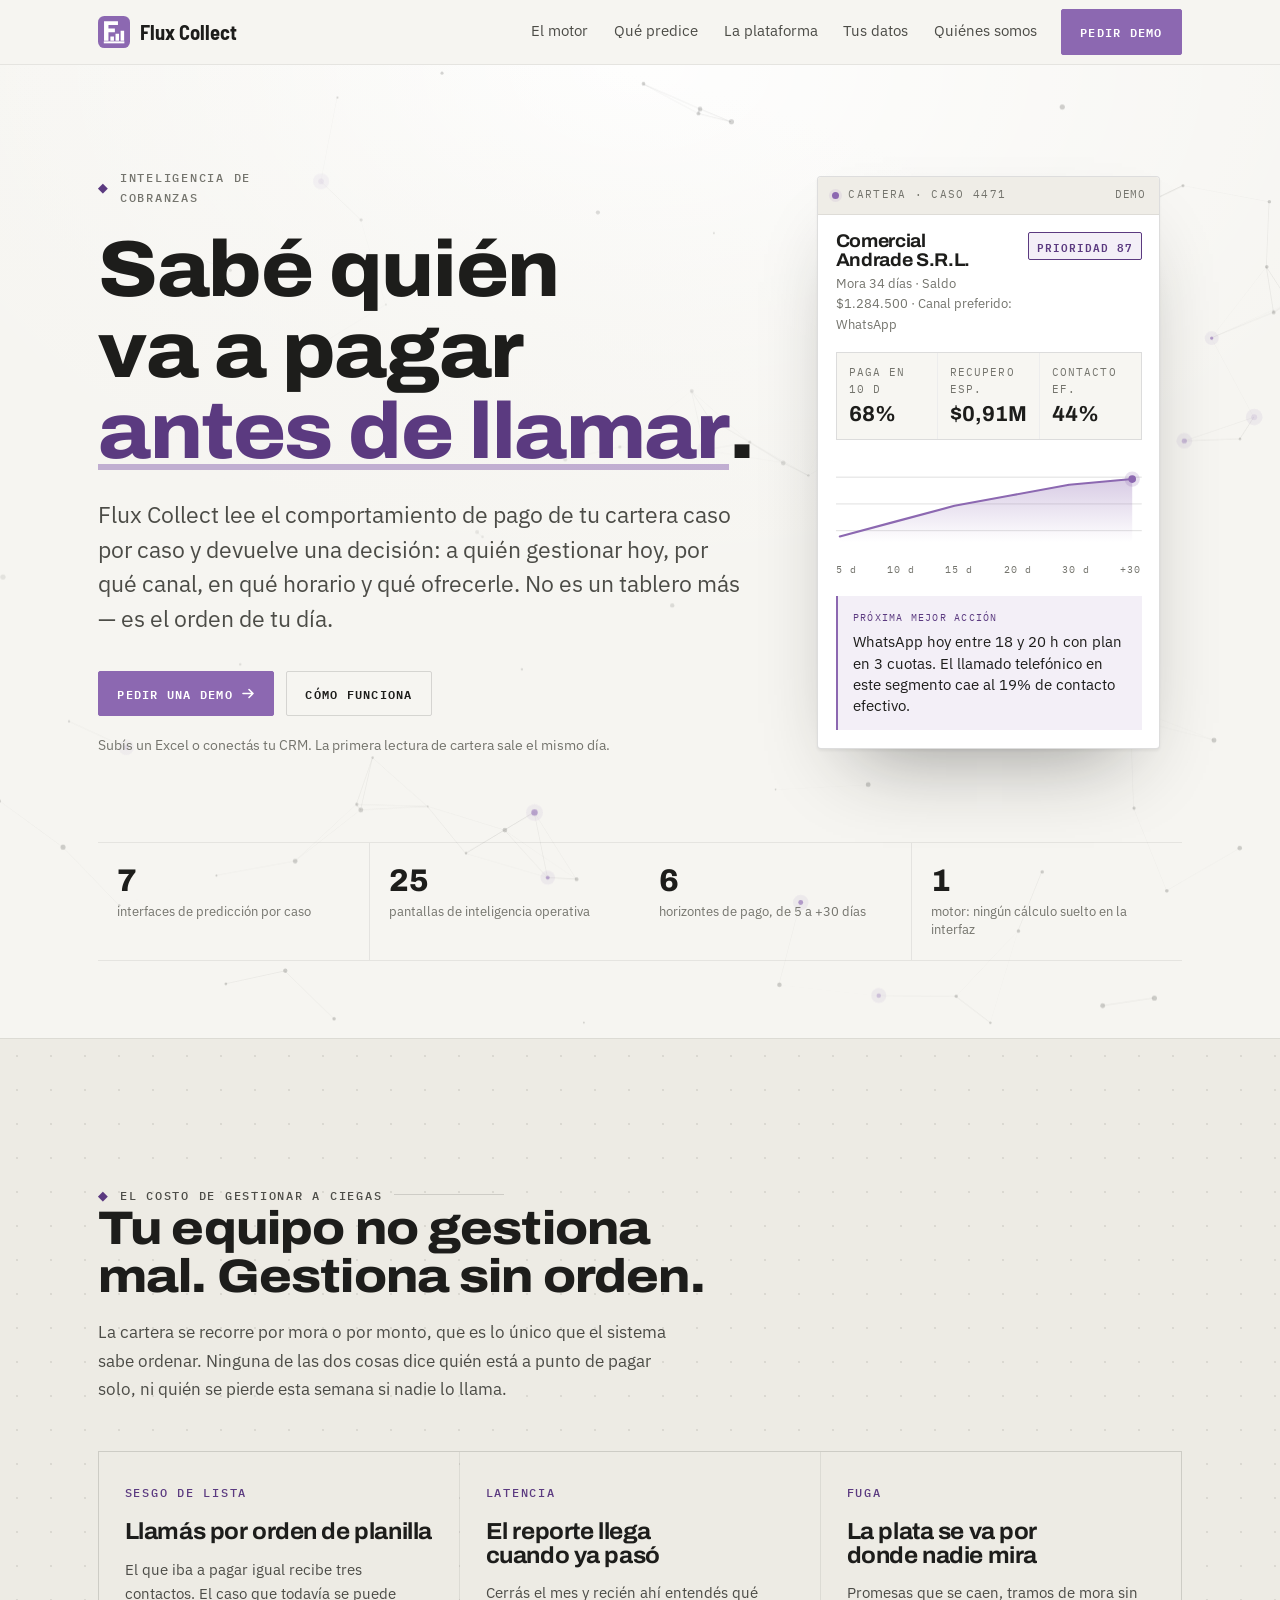
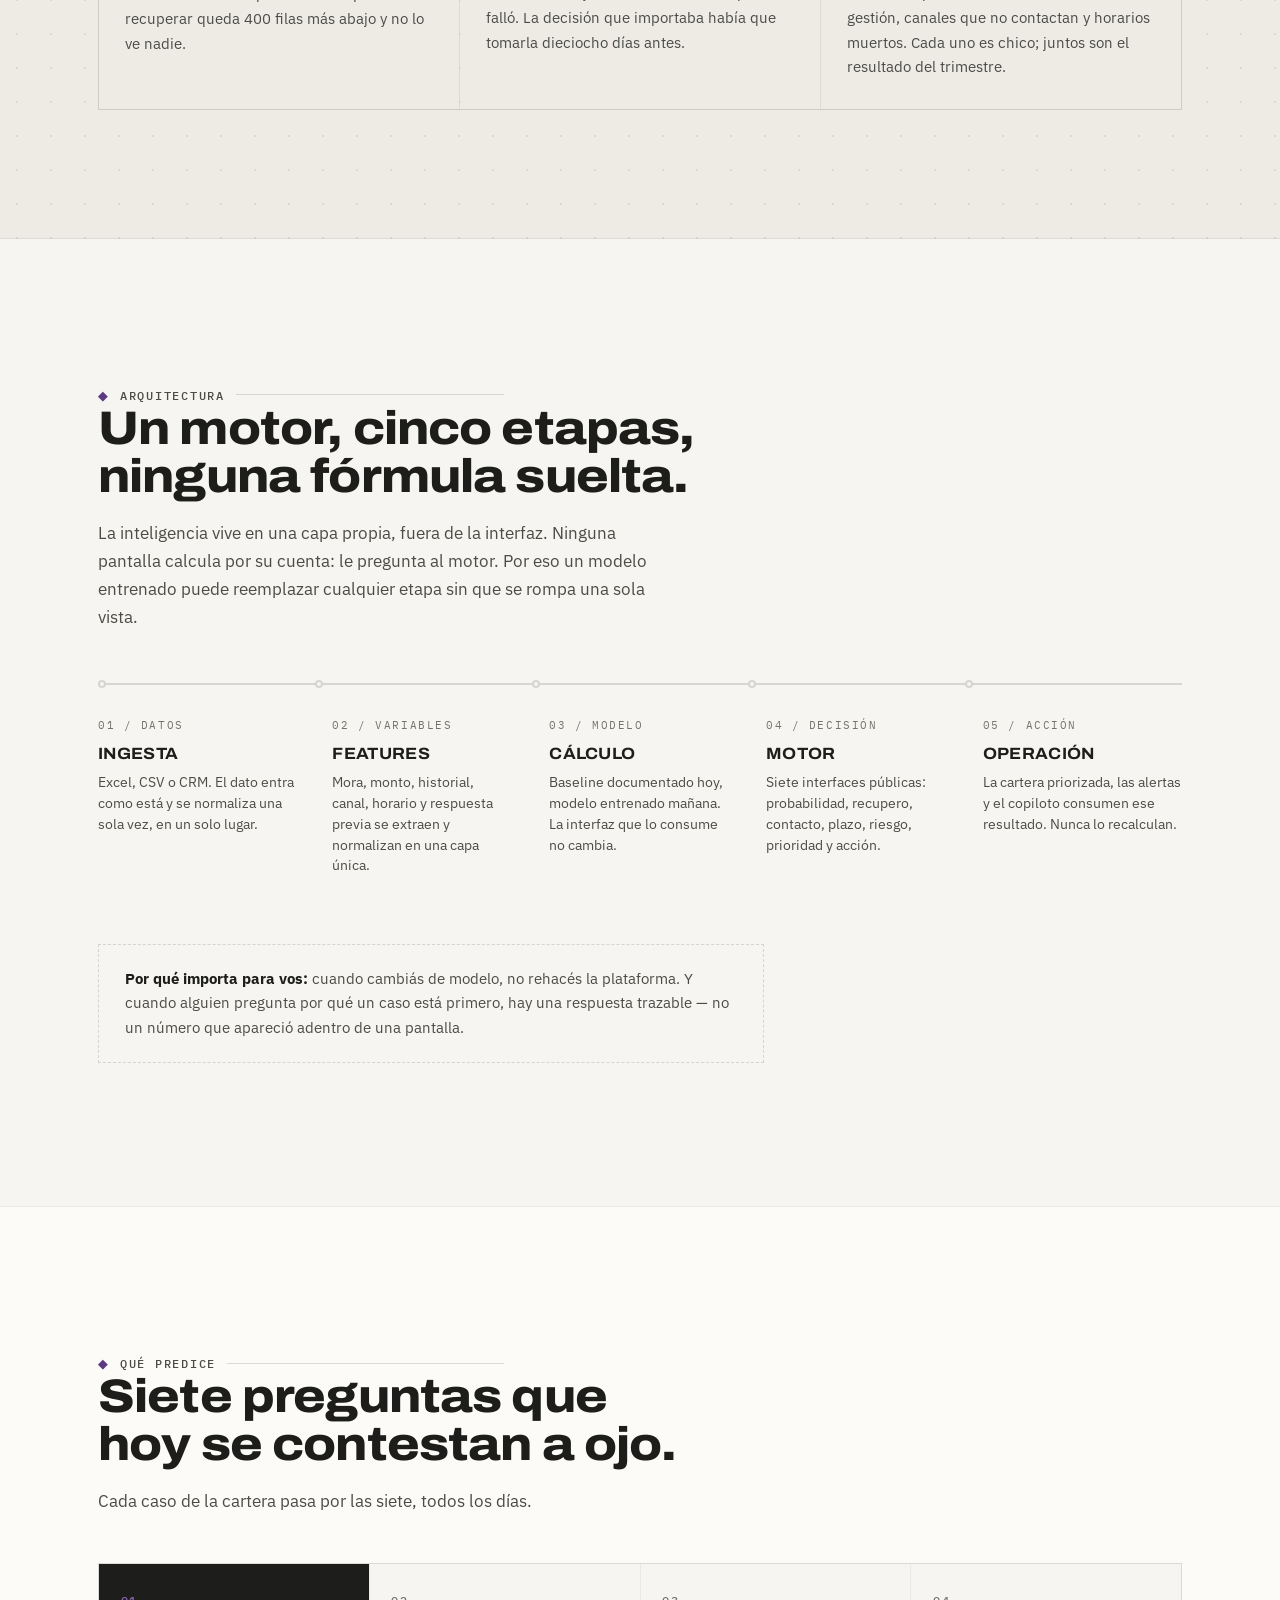
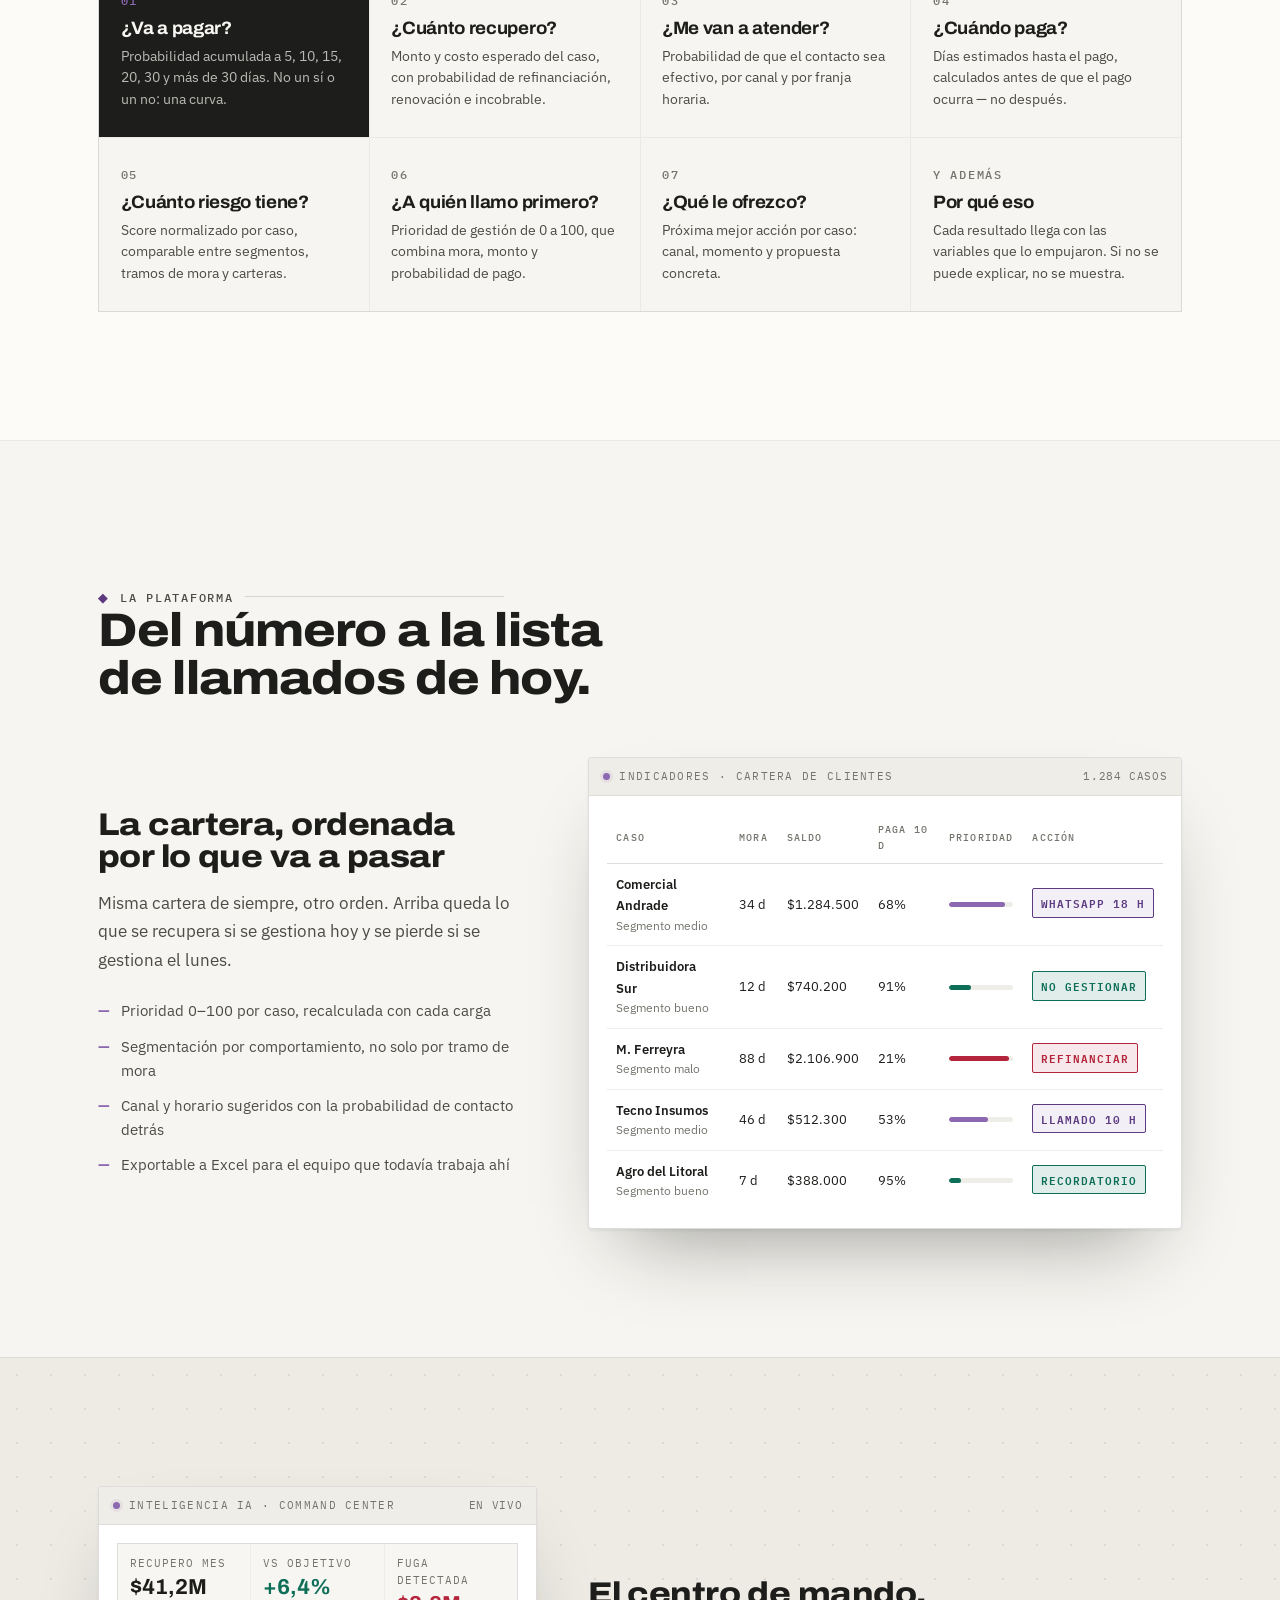
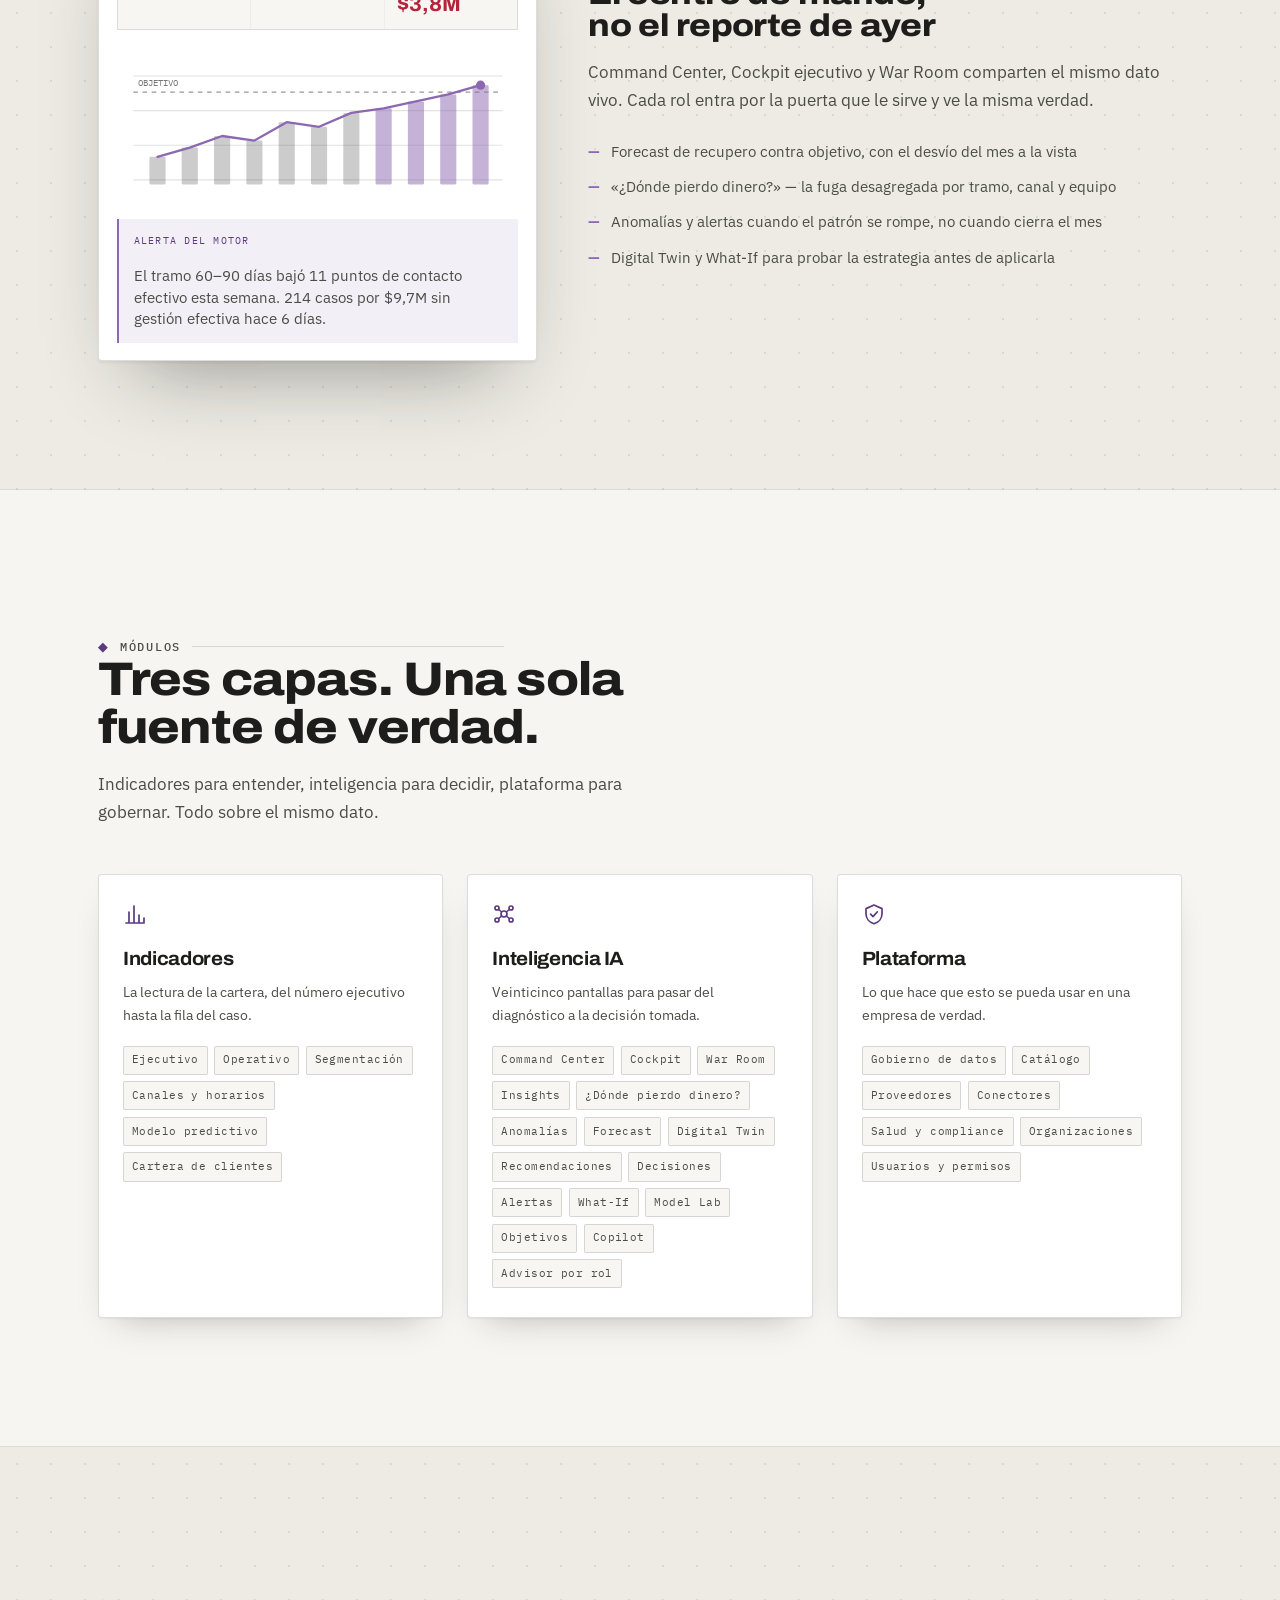
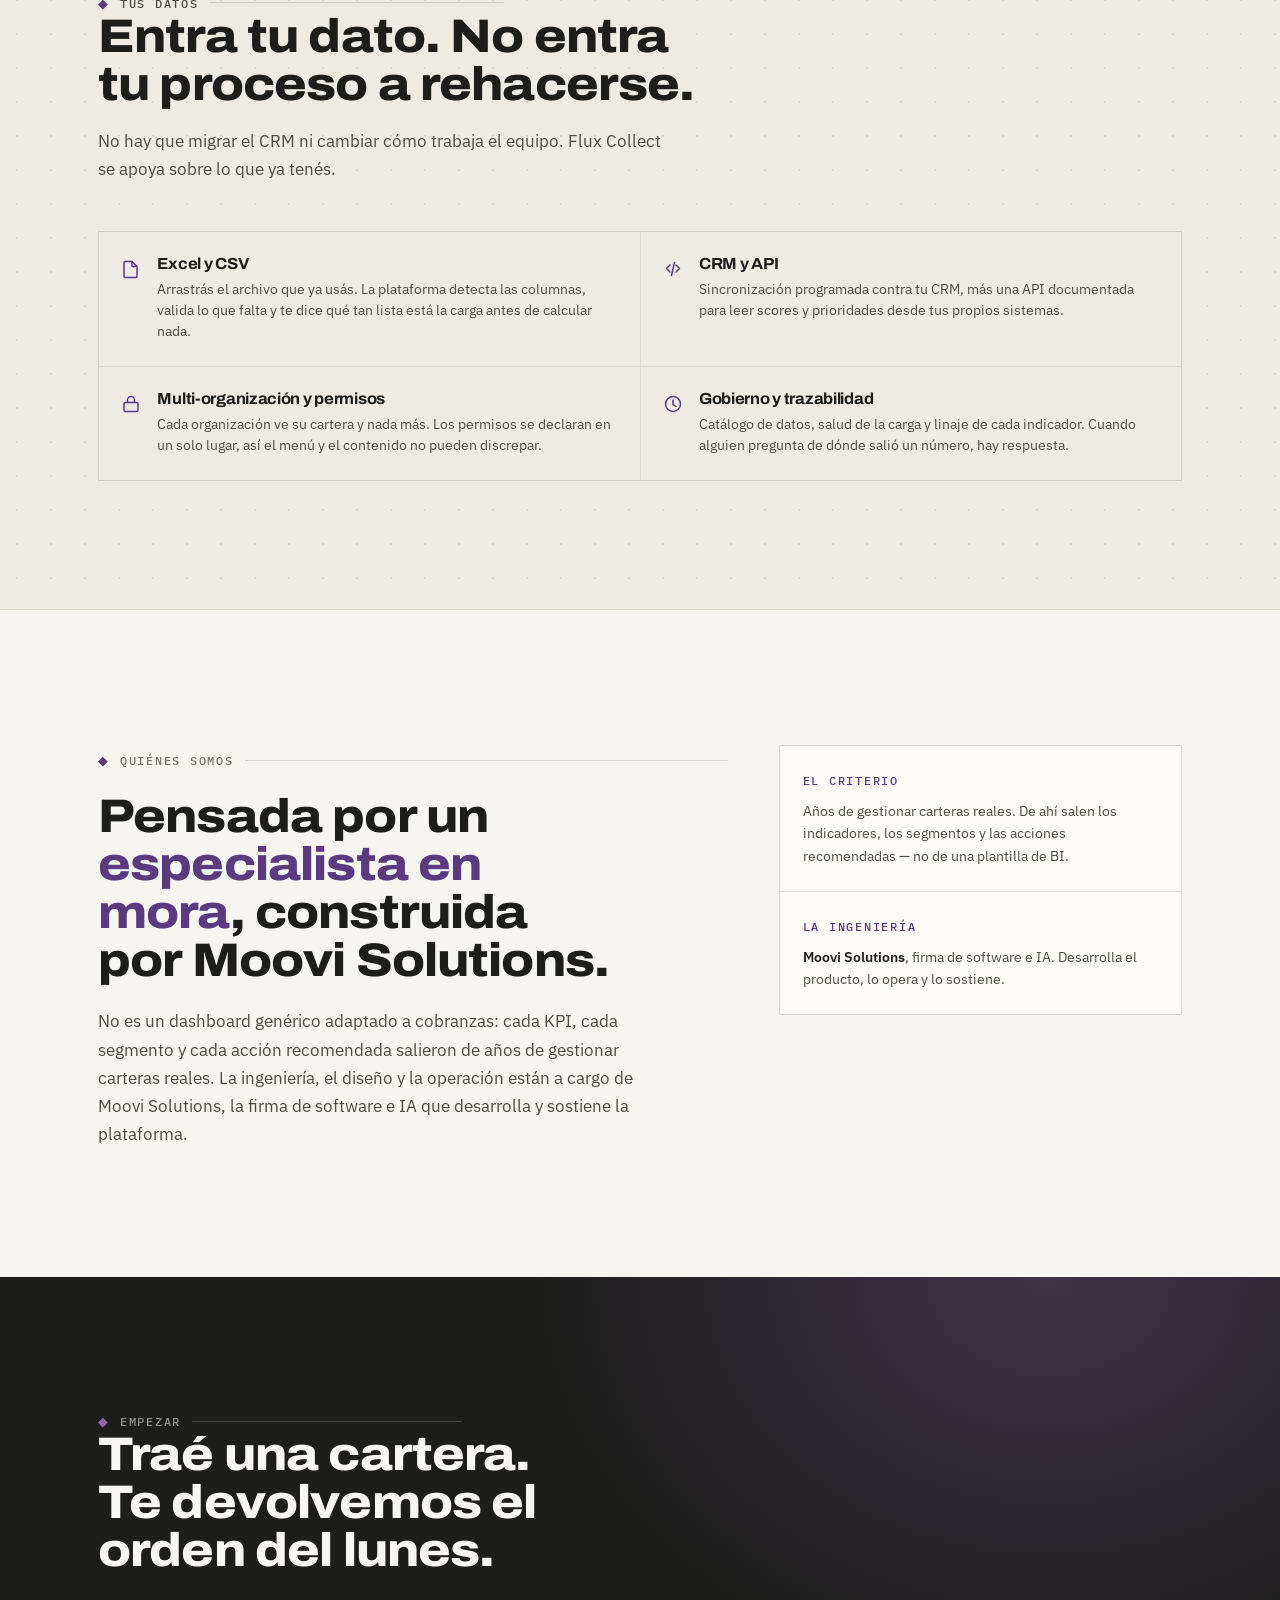
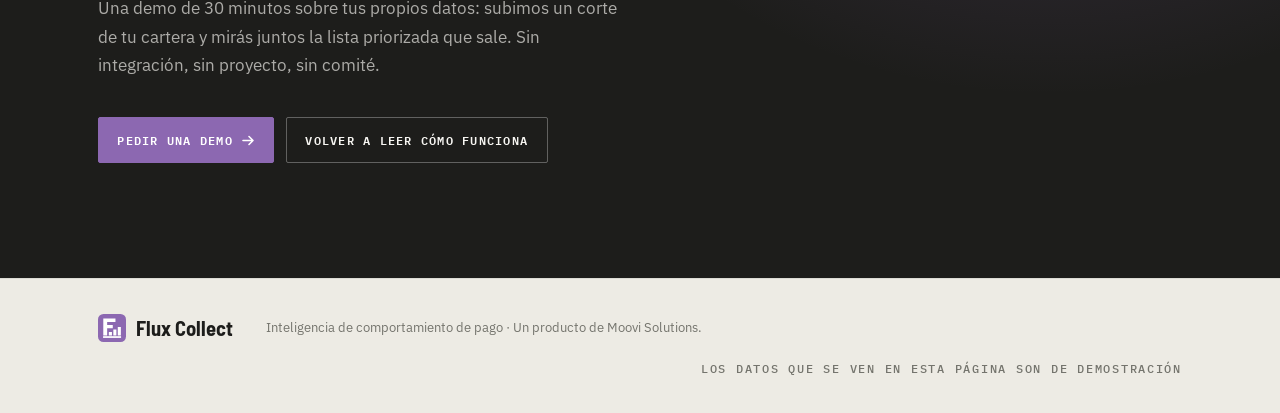
<file: index.html>
<!doctype html>
<html lang="es">
<head>
<meta charset="utf-8">
<meta name="viewport" content="width=device-width, initial-scale=1">
<meta name="description" content="Flux Collect - plataforma de inteligencia de cobranzas de Moovi Solutions: predice quien paga, cuando y por que canal.">
<style>html{color-scheme:light dark}body{margin:0}img{max-width:100%}[hidden]{display:none!important}</style>
<title>Flux Collect</title>
<!-- El isotipo va incrustado como data URI y no como archivo suelto: la
     página es un solo HTML que anda con doble clic, y un href a
     /favicon.svg se rompe fuera del servidor. Es el mismo dibujo que
     flux-collect-icono.svg y que el logo de acá abajo. -->
<link rel="icon" href="data:image/svg+xml,%3Csvg%20xmlns=%22http://www.w3.org/2000/svg%22%20viewBox=%22163.43%20397.04%20233.9%20233.9%22%3E%3Crect%20x=%22163.43%22%20y=%22397.04%22%20width=%22233.9%22%20height=%22233.9%22%20rx=%2246%22%20fill=%22%238c68b1%22/%3E%3Cg%20fill=%22%23fff%22%3E%3Cpolygon%20points=%22239.91%20577.41%20207.55%20577.46%20207.59%20435.62%20309.38%20435.64%20309.35%20463.42%20239.86%20463.47%20239.93%20488.28%20286.82%20488.29%20286.97%20507.48%20286.8%20516.05%20271.08%20516.24%20239.89%20516.08%20239.91%20577.41%22/%3E%3Cpolygon%20points=%22328.62%20577.47%20328.62%20505.37%20354.5%20505.33%20354.5%20577.47%20328.62%20577.47%22/%3E%3Cpolygon%20points=%22291.58%20577.49%20291.5%20526.29%20317.11%20526.26%20317.11%20577.48%20291.58%20577.49%22/%3E%3Cpolygon%20points=%22254.04%20577.46%20254.05%20546.52%20279.86%20546.52%20279.83%20577.48%20254.04%20577.46%22/%3E%3C/g%3E%3Cline%20x1=%22213.17%22%20y1=%22589.53%22%20x2=%22348.84%22%20y2=%22589.53%22%20fill=%22none%22%20stroke=%22%23fff%22%20stroke-width=%2214.61%22%20stroke-linecap=%22square%22/%3E%3C/svg%3E">
<link rel="preconnect" href="https://fonts.googleapis.com">
<link rel="preconnect" href="https://fonts.gstatic.com" crossorigin>
<link rel="stylesheet" href="https://fonts.googleapis.com/css2?family=Archivo:wdth,wght@62..125,400..900&family=Barlow+Semi+Condensed:wght@700&family=IBM+Plex+Mono:wght@400;500;600&family=IBM+Plex+Sans:wght@400;500;600&display=swap">

<style>
/* ------------------------------------------------------------------
   Flux Collect — landing
   Tokens: una sola escala. Blanco perlado abajo, blanco puro en los
   paneles, tinta grafito para el texto, y un solo acento naranja.
   Sobre fondo claro la superficie interna de un panel va HACIA ABAJO:
   la tarjeta es lo más blanco, lo que está adentro se hunde.
   ------------------------------------------------------------------ */
:root{
  --nardo:      #F6F5F1;   /* el suelo — blanco perlado, cálido, no blanco puro */
  --nardo-deep: #EDEBE4;   /* bandas alternas, un escalón más denso */
  --nardo-hi:   #FCFBF8;   /* la banda clara y las tarjetas que se levantan */
  --panel:      #FFFFFF;   /* el panel: lo más claro de la pantalla */
  --panel-hi:   #F7F6F2;   /* superficie interna del panel — y texto sobre tinta */
  --panel-sunk: #EFEDE7;
  --ink:        #1D1D1B;
  --ink-soft:   #4C4C47;
  --ink-faint:  #74746D;
  --line:       rgba(29,29,27,.15);
  --line-soft:  rgba(29,29,27,.08);
  --flare:      #8C68B1;
  --flare-deep: #5B3A80;
  --flare-wash: rgba(140,104,177,.10);
  --on-flare:   #FFFFFF;
  --signal:     #0E6F58;
  --alert:      #B4243A;
  --shadow:     0 1px 2px rgba(29,29,27,.05), 0 16px 34px -20px rgba(29,29,27,.34);
  --shadow-lg:  0 2px 3px rgba(29,29,27,.05), 0 40px 80px -38px rgba(29,29,27,.46);
  --grid-dot:   rgba(29,29,27,.09);
  --glow:       rgba(140,104,177,.30);
  --sheen:      rgba(255,255,255,.9);

  --step--1: clamp(.72rem, .69rem + .12vw, .78rem);
  --step-0:  clamp(1rem, .96rem + .2vw, 1.09rem);
  --step-1:  clamp(1.22rem, 1.13rem + .4vw, 1.45rem);
  --step-2:  clamp(1.5rem, 1.32rem + .8vw, 2.05rem);
  --step-3:  clamp(1.9rem, 1.5rem + 1.8vw, 3.1rem);
  --step-4:  clamp(2.5rem, 1.6rem + 4.2vw, 5.4rem);

  --maxw: 1180px;
  --pad: clamp(1.15rem, 4vw, 3rem);
}

@media (prefers-color-scheme: dark){
  :root:not([data-theme="light"]){
    --nardo:      #1B1E1E;
    --nardo-deep: #141717;
    --nardo-hi:   #262A29;
    --panel:      #232726;
    --panel-hi:   #2C3130;
    --panel-sunk: #1A1D1D;
    --ink:        #ECEEEA;
    --ink-soft:   #AAB1AD;
    --ink-faint:  #868D8A;
    --line:       rgba(236,238,234,.16);
    --line-soft:  rgba(236,238,234,.08);
    --flare:      #B890DF;
    --flare-deep: #D4BAEE;
    --flare-wash: rgba(184,144,223,.14);
    --on-flare:   #1B0F2A;
    --signal:     #35C79C;
    --alert:      #FF6B7E;
    --shadow:     0 1px 1px rgba(0,0,0,.5), 0 18px 40px -22px rgba(0,0,0,.9);
    --shadow-lg:  0 2px 2px rgba(0,0,0,.5), 0 44px 90px -40px rgba(0,0,0,1);
    --grid-dot:   rgba(236,238,234,.09);
    --glow:       rgba(184,144,223,.34);
    --sheen:      rgba(255,255,255,.035);
  }
}
:root[data-theme="dark"]{
  --nardo:      #1B1E1E;
  --nardo-deep: #141717;
  --nardo-hi:   #262A29;
  --panel:      #232726;
  --panel-hi:   #2C3130;
  --panel-sunk: #1A1D1D;
  --ink:        #ECEEEA;
  --ink-soft:   #AAB1AD;
  --ink-faint:  #868D8A;
  --line:       rgba(236,238,234,.16);
  --line-soft:  rgba(236,238,234,.08);
  --flare:      #B890DF;
  --flare-deep: #D4BAEE;
  --flare-wash: rgba(184,144,223,.14);
  --on-flare:   #1B0F2A;
  --signal:     #35C79C;
  --alert:      #FF6B7E;
  --shadow:     0 1px 1px rgba(0,0,0,.5), 0 18px 40px -22px rgba(0,0,0,.9);
  --shadow-lg:  0 2px 2px rgba(0,0,0,.5), 0 44px 90px -40px rgba(0,0,0,1);
  --grid-dot:   rgba(236,238,234,.09);
  --glow:       rgba(184,144,223,.34);
  --sheen:      rgba(255,255,255,.035);
}

*,*::before,*::after{ box-sizing:border-box; }

body{
  margin:0;
  background:var(--nardo);
  color:var(--ink);
  font-family:"IBM Plex Sans","Segoe UI",system-ui,sans-serif;
  font-size:var(--step-0);
  line-height:1.62;
  -webkit-font-smoothing:antialiased;
  overflow-x:hidden;
}

h1,h2,h3,.display{
  font-family:"Archivo","Archivo Expanded","Segoe UI",system-ui,sans-serif;
  font-variation-settings:"wdth" 112,"wght" 800;
  font-weight:800;
  line-height:1.02;
  letter-spacing:-.018em;
  text-wrap:balance;
  margin:0;
}

.mono{
  font-family:"IBM Plex Mono",ui-monospace,"Cascadia Mono",monospace;
  font-size:var(--step--1);
  letter-spacing:.14em;
  text-transform:uppercase;
  font-weight:500;
}

a{ color:inherit; }
:focus-visible{ outline:2px solid var(--flare); outline-offset:3px; border-radius:2px; }

.wrap{ width:100%; max-width:var(--maxw); margin-inline:auto; padding-inline:var(--pad); }

/* ---- eyebrow de sección --------------------------------------- */
.eyebrow{
  display:flex; align-items:center; gap:.7rem;
  color:var(--ink-faint);
  margin-bottom:1.4rem;
}
.eyebrow::after{ content:""; flex:1; height:1px; background:var(--line); }
.eyebrow b{ color:var(--flare-deep); font-weight:600; }

section{ position:relative; }
.section{ padding-block:clamp(4.5rem,10vw,8.5rem); }
.section-head{ max-width:64ch; }
.section-head p{ color:var(--ink-soft); margin:1.1rem 0 0; max-width:58ch; }
h2{ font-size:var(--step-3); }

/* ================= NAV ========================================== */
.nav{
  position:sticky; top:0; z-index:50;
  backdrop-filter:blur(14px) saturate(150%);
  background:color-mix(in srgb, var(--nardo) 84%, transparent);
  border-bottom:1px solid var(--line-soft);
}
.nav-in{
  display:flex; align-items:center; gap:1.5rem;
  height:64px;
}
/* ---- marca Flux Collect ---------------------------------------- */
.logo{ display:flex; align-items:center; gap:.6rem; text-decoration:none; }
.logo svg{ display:block; }
/* El isotipo va en cuadro relleno, no en marco fino: a 26px el trazo
   del marco se rompe y la marca queda flotando. Es el mismo dibujo que
   el favicon y que la app. El naranja sigue el tema (en oscuro aclara),
   la F va calada en blanco y sobre los dos naranjas contrasta. */
.mark rect{ fill:var(--flare); }
.mark .fx{ fill:#fff; }
.mark line{ stroke:#fff; }
.logo-txt{
  font-family:"Barlow Semi Condensed","Barlow","Segoe UI Semibold",system-ui,sans-serif;
  font-weight:700;
  font-size:1.28rem; line-height:1;
  letter-spacing:.004em;
  white-space:nowrap;
}
.nav-links{ display:flex; gap:1.6rem; margin-left:auto; }
.nav-links a{
  text-decoration:none; color:var(--ink-soft); font-size:.93rem;
  padding-block:.3rem; border-bottom:1px solid transparent; transition:.18s;
}
.nav-links a:hover{ color:var(--ink); border-bottom-color:var(--flare); }
@media (max-width:940px){ .nav-links{ display:none; } .nav-in .btn{ margin-left:auto; } }

/* ---- botones --------------------------------------------------- */
.btn{
  display:inline-flex; align-items:center; gap:.55rem;
  font-family:"IBM Plex Mono",monospace; font-size:.78rem;
  letter-spacing:.1em; text-transform:uppercase; font-weight:600;
  text-decoration:none; cursor:pointer;
  padding:.72rem 1.15rem; border-radius:2px;
  border:1px solid var(--ink); background:var(--ink); color:var(--panel-hi);
  transition:transform .16s cubic-bezier(.2,.8,.3,1), box-shadow .16s, background .16s;
}
.btn:hover{ transform:translateY(-2px); box-shadow:0 10px 22px -12px rgba(29,29,27,.55); }
.btn-flare{ background:var(--flare); border-color:var(--flare); color:var(--on-flare); }
.btn-flare:hover{ box-shadow:0 12px 30px -10px var(--glow); }
.btn-ghost{ background:transparent; color:var(--ink); border-color:var(--line); }
.btn-ghost:hover{ border-color:var(--ink); }
.btn svg{ transition:transform .16s; }
.btn:hover svg{ transform:translateX(3px); }

/* ================= HERO ========================================= */
.hero{
  position:relative;
  padding-top:clamp(3rem,7vw,6rem);
  padding-bottom:clamp(3rem,6vw,5rem);
  overflow:hidden;
  /* el nácar: un velo de luz que baja desde el borde superior, para que
     el perlado tenga profundidad en vez de quedar plano. Va solo acá —
     sobre el resto de la página dejaría costuras en cualquier bloque
     que pinte el color del suelo. */
  background-image:radial-gradient(95% 82% at 50% 0%, var(--sheen) 0%, transparent 64%);
}
#field{
  position:absolute; inset:0; width:100%; height:100%;
  opacity:.85; pointer-events:none;
}
.hero::after{
  /* velo que apaga el campo detrás del texto */
  content:""; position:absolute; inset:0; pointer-events:none;
  background:radial-gradient(120% 70% at 18% 40%, color-mix(in srgb,var(--nardo) 88%, transparent) 0%, transparent 62%);
}
.hero-in{ position:relative; z-index:2; display:grid; gap:clamp(2.5rem,5vw,4rem); grid-template-columns:1fr; }
@media (min-width:1000px){ .hero-in{ grid-template-columns:1.06fr .94fr; align-items:center; } }

.hero h1{
  font-size:var(--step-4);
  font-variation-settings:"wdth" 108,"wght" 800;
  margin:.2rem 0 0;
}
.hero h1 em{
  font-style:normal; position:relative; color:var(--flare-deep);
  white-space:nowrap;
}
.hero h1 em::after{
  content:""; position:absolute; left:0; right:0; bottom:.06em; height:.07em;
  background:var(--flare); opacity:.5;
}
.lede{
  font-size:var(--step-1); color:var(--ink-soft); max-width:46ch;
  margin:1.5rem 0 0; line-height:1.5;
}
.hero-cta{ display:flex; flex-wrap:wrap; gap:.75rem; margin-top:2.2rem; }
.hero-note{ margin-top:1.1rem; color:var(--ink-faint); font-size:.86rem; }

/* ---- tira de datos duros --------------------------------------- */
/* Las celdas no se rellenan: la retícula son líneas, así el nácar del
   hero pasa por debajo sin cortarse. */
.specs{
  display:grid; grid-template-columns:repeat(2,1fr);
  margin-top:clamp(3rem,6vw,4.5rem);
  border-block:1px solid var(--line-soft);
  position:relative; z-index:2;
}
.spec{
  padding:1.35rem 1.2rem;
  border-top:1px solid var(--line-soft);
  border-left:1px solid var(--line-soft);
}
.spec:nth-child(-n+2){ border-top:0; }
.spec:nth-child(odd){ border-left:0; }
@media (min-width:760px){
  .specs{ grid-template-columns:repeat(4,1fr); }
  .spec{ border-top:0; border-left:1px solid var(--line-soft); }
  .spec:first-child{ border-left:0; }
}
.spec b{
  display:block;
  font-family:"Archivo",system-ui,sans-serif;
  font-variation-settings:"wdth" 100,"wght" 800;
  font-size:var(--step-2); line-height:1;
  font-variant-numeric:tabular-nums;
}
.spec span{ display:block; color:var(--ink-faint); font-size:.82rem; margin-top:.45rem; line-height:1.35; }

/* ================= PANEL / MOCKUPS ============================== */
.panel{
  background:var(--panel);
  border:1px solid var(--line);
  border-radius:4px;
  box-shadow:var(--shadow);
  overflow:hidden;
}
.panel-lg{ box-shadow:var(--shadow-lg); }
.panel-bar{
  display:flex; align-items:center; gap:.6rem;
  padding:.6rem .85rem;
  background:var(--panel-sunk);
  border-bottom:1px solid var(--line-soft);
  color:var(--ink-faint);
  font-family:"IBM Plex Mono",monospace; font-size:.68rem; letter-spacing:.12em; text-transform:uppercase;
}
.dot{ width:7px; height:7px; border-radius:50%; background:var(--flare); box-shadow:0 0 0 3px var(--flare-wash); flex:none; }
.panel-bar span:last-child{ margin-left:auto; letter-spacing:.06em; }
.panel-body{ padding:1.1rem; }

/* tarjeta del hero: un caso, en vivo */
.case-head{ display:flex; align-items:flex-start; gap:1rem; }
.case-head h3{ font-size:1.15rem; font-variation-settings:"wdth" 105,"wght" 700; }
.case-head p{ margin:.25rem 0 0; color:var(--ink-faint); font-size:.8rem; }
.chip{
  font-family:"IBM Plex Mono",monospace; font-size:.66rem; letter-spacing:.09em;
  text-transform:uppercase; font-weight:600;
  padding:.28rem .5rem; border-radius:2px; white-space:nowrap;
  border:1px solid currentColor;
}
.chip-alert{ color:var(--alert); background:color-mix(in srgb, var(--alert) 10%, transparent); }
.chip-ok{ color:var(--signal); background:color-mix(in srgb, var(--signal) 12%, transparent); }
.chip-flare{ color:var(--flare-deep); background:var(--flare-wash); }

.readouts{
  display:grid; grid-template-columns:repeat(3,1fr); gap:1px;
  margin-top:1rem; background:var(--line-soft); border:1px solid var(--line-soft);
}
.readout{ background:var(--panel-hi); padding:.7rem .75rem; }
.readout small{ display:block; color:var(--ink-faint); font-size:.66rem; letter-spacing:.1em; text-transform:uppercase; font-family:"IBM Plex Mono",monospace; }
.readout b{
  display:block; font-family:"Archivo",system-ui,sans-serif;
  font-variation-settings:"wdth" 100,"wght" 700;
  font-size:1.35rem; line-height:1.2; margin-top:.2rem; font-variant-numeric:tabular-nums;
}

.curve{ margin-top:1rem; }
.curve figcaption{
  display:flex; justify-content:space-between;
  color:var(--ink-faint); font-family:"IBM Plex Mono",monospace;
  font-size:.64rem; letter-spacing:.1em; margin-top:.4rem;
}
.nba{
  margin-top:1rem; padding:.85rem .95rem;
  background:var(--flare-wash);
  border-left:2px solid var(--flare);
}
.nba small{ display:block; font-family:"IBM Plex Mono",monospace; font-size:.64rem; letter-spacing:.12em; text-transform:uppercase; color:var(--flare-deep); }
.nba p{ margin:.3rem 0 0; font-size:.92rem; line-height:1.45; }

/* ================= FONDO CON RETÍCULA =========================== */
.ruled{
  background-image:radial-gradient(circle, var(--grid-dot) 1px, transparent 1px);
  background-size:34px 34px;
}
/* background-COLOR, no el atajo: `background` reseteaba el background-image
   de .ruled y el patrón de puntos no llegaba a dibujarse nunca. */
.deep{ background-color:var(--nardo-deep); }
.hi{ background-color:var(--nardo-hi); }
.deep, .hi{ border-block:1px solid var(--line-soft); }

/* ================= PROBLEMA ===================================== */
.problems{ display:grid; gap:1px; background:var(--line-soft); margin-top:3rem; border:1px solid var(--line-soft); }
@media (min-width:820px){ .problems{ grid-template-columns:repeat(3,1fr); } }
.problem{ background:var(--nardo-deep); padding:1.9rem 1.6rem; }
.problem h3{ font-size:var(--step-1); font-variation-settings:"wdth" 104,"wght" 700; }
.problem p{ color:var(--ink-soft); margin:.8rem 0 0; font-size:.95rem; }
.problem .mono{ color:var(--flare-deep); display:block; margin-bottom:1.1rem; }

/* ================= PIPELINE ===================================== */
.pipe{ display:grid; gap:1.5rem; margin-top:3.2rem; }
@media (min-width:900px){ .pipe{ grid-template-columns:repeat(5,1fr); gap:0; } }
.stage{
  position:relative; padding:1.5rem 1.3rem 1.6rem;
  border-top:2px solid var(--line);
  transition:border-color .3s;
}
.stage:hover{ border-top-color:var(--flare); }
.stage::before{
  content:""; position:absolute; top:-5px; left:0;
  width:8px; height:8px; border-radius:50%;
  background:var(--nardo); border:2px solid var(--line);
  transition:.3s;
}
.stage:hover::before{ background:var(--flare); border-color:var(--flare); box-shadow:0 0 0 5px var(--flare-wash); }
.stage .num{
  font-family:"IBM Plex Mono",monospace; font-size:.7rem; letter-spacing:.14em;
  color:var(--ink-faint);
}
.stage h3{ font-size:1.02rem; margin-top:.55rem; font-variation-settings:"wdth" 108,"wght" 700; text-transform:uppercase; letter-spacing:.02em; }
.stage p{ margin:.6rem 0 0; font-size:.87rem; color:var(--ink-soft); line-height:1.5; }
@media (min-width:900px){ .stage{ padding-inline:1.1rem; } .stage:first-child{ padding-left:0; } .stage:last-child{ padding-right:0; } }

.pipe-foot{
  margin-top:2.6rem; padding:1.4rem 1.6rem;
  border:1px dashed var(--line);
  color:var(--ink-soft); font-size:.94rem; max-width:74ch;
}
.pipe-foot b{ color:var(--ink); }

/* ================= 7 PREGUNTAS ================================== */
.qs{ display:grid; gap:1px; background:var(--line-soft); border:1px solid var(--line-soft); margin-top:3rem; }
@media (min-width:700px){ .qs{ grid-template-columns:repeat(2,1fr); } }
@media (min-width:1050px){ .qs{ grid-template-columns:repeat(4,1fr); } }
.q{
  background:var(--nardo); padding:1.6rem 1.35rem 1.7rem;
  display:flex; flex-direction:column; gap:.55rem;
  transition:background .25s;
}
.q:hover{ background:var(--nardo-hi); }
.q .mono{ color:var(--ink-faint); }
.q h3{ font-size:1.12rem; font-variation-settings:"wdth" 104,"wght" 700; }
.q p{ margin:0; font-size:.88rem; color:var(--ink-soft); line-height:1.52; }
.q.wide{ background:var(--ink); color:var(--panel-hi); }
.q.wide h3{ color:var(--panel-hi); }
.q.wide p{ color:color-mix(in srgb, var(--panel-hi) 72%, transparent); }
.q.wide .mono{ color:var(--flare); }
.q.wide:hover{ background:var(--ink); }

/* ================= MOCKUP GRANDE ================================ */
.showcase{ display:grid; gap:clamp(2rem,4vw,3.5rem); align-items:center; }
@media (min-width:1000px){ .showcase{ grid-template-columns:.85fr 1.15fr; } .showcase.flip > *:first-child{ order:2; } }
.showcase h3{ font-size:var(--step-2); }
.showcase p{ color:var(--ink-soft); margin:1rem 0 0; }
.ticks{ list-style:none; margin:1.6rem 0 0; padding:0; display:grid; gap:.7rem; }
.ticks li{ display:flex; gap:.7rem; align-items:baseline; font-size:.93rem; color:var(--ink-soft); }
.ticks li::before{ content:"—"; color:var(--flare); flex:none; font-weight:700; }

/* tabla de cartera */
.tbl{ width:100%; border-collapse:collapse; font-size:.83rem; }
.tbl th{
  text-align:left; font-family:"IBM Plex Mono",monospace; font-weight:500;
  font-size:.64rem; letter-spacing:.11em; text-transform:uppercase;
  color:var(--ink-faint); padding:.5rem .6rem; border-bottom:1px solid var(--line);
}
.tbl td{ padding:.62rem .6rem; border-bottom:1px solid var(--line-soft); font-variant-numeric:tabular-nums; }
.tbl tr:last-child td{ border-bottom:0; }
.tbl tbody tr{ transition:background .15s; }
.tbl tbody tr:hover{ background:var(--panel-hi); }
.tbl .name{ font-weight:600; }
.tbl .sub{ display:block; color:var(--ink-faint); font-size:.72rem; font-weight:400; }
.bar{ height:5px; background:var(--panel-sunk); border-radius:3px; overflow:hidden; min-width:64px; }
.bar i{ display:block; height:100%; background:var(--flare); border-radius:3px; }
.bar i.ok{ background:var(--signal); }
.bar i.mid{ background:var(--flare); }
.bar i.low{ background:var(--alert); }
.scroll-x{ overflow-x:auto; }

/* módulos */
.mods{ display:grid; gap:1.5rem; margin-top:3rem; }
@media (min-width:880px){ .mods{ grid-template-columns:repeat(3,1fr); } }
.mod{ padding:1.7rem 1.5rem 1.8rem; background:var(--panel); border:1px solid var(--line); border-radius:4px; box-shadow:var(--shadow); }
.mod h3{ font-size:1.2rem; margin-top:.9rem; font-variation-settings:"wdth" 106,"wght" 700; }
.mod > p{ color:var(--ink-soft); font-size:.9rem; margin:.7rem 0 1.2rem; }
.mod ul{ list-style:none; margin:0; padding:0; display:flex; flex-wrap:wrap; gap:.4rem; }
.mod li{
  font-family:"IBM Plex Mono",monospace; font-size:.68rem; letter-spacing:.04em;
  padding:.3rem .5rem; border:1px solid var(--line); border-radius:2px;
  color:var(--ink-soft); background:var(--panel-hi);
}
.mod-ico{ color:var(--flare-deep); }

/* integraciones */
.stack{ display:grid; gap:1px; background:var(--line-soft); border:1px solid var(--line-soft); margin-top:3rem; }
@media (min-width:760px){ .stack{ grid-template-columns:repeat(2,1fr); } }
.slot{ background:var(--nardo-deep); padding:1.5rem 1.4rem; display:flex; gap:1rem; align-items:flex-start; }
.slot svg{ flex:none; color:var(--flare-deep); margin-top:.2rem; }
.slot h3{ font-size:1rem; font-variation-settings:"wdth" 104,"wght" 700; }
.slot p{ margin:.4rem 0 0; font-size:.88rem; color:var(--ink-soft); line-height:1.5; }

/* ================= QUIÉNES SOMOS ================================
   Dos columnas porque el producto tiene dos orígenes: el criterio de
   cobranzas y la ingeniería que lo sostiene. La partición no decora,
   dice de dónde salió cada cosa.
   ---------------------------------------------------------------- */
.about{ display:grid; gap:clamp(2.2rem,4vw,4rem); align-items:start; }
@media (min-width:960px){ .about{ grid-template-columns:1.22fr .78fr; } }
.about h2{ max-width:24ch; }
.about h2 em{ font-style:normal; color:var(--flare-deep); }
.about-lede{ color:var(--ink-soft); margin:1.4rem 0 0; max-width:56ch; }

.origins{
  display:grid; gap:1px;
  background:var(--line-soft);
  border:1px solid var(--line-soft);
}
.origin{ background:var(--nardo-hi); padding:1.5rem 1.4rem; }
.origin .mono{ display:block; color:var(--flare-deep); margin-bottom:.6rem; }
.origin p{ margin:0; font-size:.9rem; color:var(--ink-soft); line-height:1.55; }
.origin b{ color:var(--ink); font-weight:600; }
@media (min-width:960px){ .origins{ margin-top:.45rem; } }

/* ================= CTA FINAL ==================================== */
.close{
  background:var(--ink); color:var(--panel-hi);
  padding-block:clamp(4.5rem,9vw,7.5rem);
  position:relative; overflow:hidden;
}
.close::before{
  content:""; position:absolute; inset:0;
  background:radial-gradient(70% 120% at 82% 0%, var(--glow) 0%, transparent 58%);
  pointer-events:none;
}
.close .wrap{ position:relative; z-index:2; }
.close h2{ font-size:var(--step-3); max-width:20ch; }
.close p{ color:color-mix(in srgb, var(--panel-hi) 66%, transparent); max-width:52ch; margin:1.2rem 0 0; }
.close .eyebrow{ color:color-mix(in srgb,var(--panel-hi) 55%, transparent); }
.close .eyebrow::after{ background:rgba(255,255,255,.18); }
.close .eyebrow b{ color:var(--flare); }
.close-cta{ display:flex; flex-wrap:wrap; gap:.75rem; margin-top:2.4rem; }
.close .btn-ghost{ color:var(--panel-hi); border-color:rgba(255,255,255,.3); }
.close .btn-ghost:hover{ border-color:var(--panel-hi); }

footer{ background:var(--nardo-deep); padding-block:2.2rem; border-top:1px solid var(--line-soft); }
.foot-in{ display:flex; flex-wrap:wrap; gap:1rem 2rem; align-items:center; }
.foot-in p{ margin:0; color:var(--ink-faint); font-size:.82rem; }
.foot-in .mono{ margin-left:auto; color:var(--ink-faint); }

/* ================= REVEAL ======================================= */
.rv{ opacity:0; transform:translateY(18px); transition:opacity .7s cubic-bezier(.2,.7,.3,1), transform .7s cubic-bezier(.2,.7,.3,1); }
.rv.in{ opacity:1; transform:none; }
@media (prefers-reduced-motion:reduce){
  .rv{ opacity:1; transform:none; transition:none; }
  .btn, .stage, .q, .tbl tbody tr{ transition:none; }
}
</style>
</head>
<body>

<!-- ================================================================
     NAV
     ================================================================ -->
<header class="nav">
  <div class="wrap nav-in">
    <a class="logo" href="#top" aria-label="Flux Collect, inicio">
      <svg class="mark" width="32" height="32" viewBox="163.43 397.04 233.9 233.9" aria-hidden="true">
        <rect x="163.43" y="397.04" width="233.9" height="233.9" rx="46"/>
        <g class="fx">
          <polygon points="239.91 577.41 207.55 577.46 207.59 435.62 309.38 435.64 309.35 463.42 239.86 463.47 239.93 488.28 286.82 488.29 286.97 507.48 286.8 516.05 271.08 516.24 239.89 516.08 239.91 577.41"/>
          <polygon points="328.62 577.47 328.62 505.37 354.5 505.33 354.5 577.47 328.62 577.47"/>
          <polygon points="291.58 577.49 291.5 526.29 317.11 526.26 317.11 577.48 291.58 577.49"/>
          <polygon points="254.04 577.46 254.05 546.52 279.86 546.52 279.83 577.48 254.04 577.46"/>
        </g>
        <line x1="213.17" y1="589.53" x2="348.84" y2="589.53" stroke-width="14.61" stroke-linecap="square"/>
      </svg>
      <span class="logo-txt">Flux Collect</span>
    </a>
    <nav class="nav-links">
      <a href="#motor">El motor</a>
      <a href="#preguntas">Qué predice</a>
      <a href="#plataforma">La plataforma</a>
      <a href="#datos">Tus datos</a>
      <a href="#quienes">Quiénes somos</a>
    </nav>
    <a class="btn btn-flare" href="#demo">Pedir demo</a>
  </div>
</header>

<!-- ================================================================
     HERO
     ================================================================ -->
<section class="hero" id="top">
  <canvas id="field" aria-hidden="true"></canvas>
  <div class="wrap hero-in">
    <div>
      <p class="mono eyebrow" style="max-width:32ch"><b>◆</b> Inteligencia de cobranzas</p>
      <h1>Sabé quién va a pagar <em>antes de llamar</em>.</h1>
      <p class="lede">
        Flux Collect lee el comportamiento de pago de tu cartera caso por caso y
        devuelve una decisión: a quién gestionar hoy, por qué canal, en qué
        horario y qué ofrecerle. No es un tablero más — es el orden de tu día.
      </p>
      <div class="hero-cta">
        <a class="btn btn-flare" href="#demo">
          Pedir una demo
          <svg width="13" height="13" viewBox="0 0 13 13" fill="none" aria-hidden="true"><path d="M1 6.5h10M7 2.5l4 4-4 4" stroke="currentColor" stroke-width="1.6" stroke-linecap="round" stroke-linejoin="round"/></svg>
        </a>
        <a class="btn btn-ghost" href="#motor">Cómo funciona</a>
      </div>
      <p class="hero-note">Subís un Excel o conectás tu CRM. La primera lectura de cartera sale el mismo día.</p>
    </div>

    <!-- Panel: un caso, como lo ve la plataforma -->
    <figure class="panel panel-lg" style="margin:0">
      <div class="panel-bar"><span class="dot"></span><span>Cartera · caso 4471</span><span>demo</span></div>
      <div class="panel-body">
        <div class="case-head">
          <div style="flex:1">
            <h3>Comercial Andrade S.R.L.</h3>
            <p>Mora 34 días · Saldo $1.284.500 · Canal preferido: WhatsApp</p>
          </div>
          <span class="chip chip-flare">Prioridad 87</span>
        </div>

        <div class="readouts">
          <div class="readout"><small>Paga en 10 d</small><b>68%</b></div>
          <div class="readout"><small>Recupero esp.</small><b>$0,91M</b></div>
          <div class="readout"><small>Contacto ef.</small><b>44%</b></div>
        </div>

        <figure class="curve" style="margin-left:0;margin-right:0">
          <svg viewBox="0 0 320 92" width="100%" height="92" role="img" aria-label="Probabilidad de pago acumulada: 21% a 5 días, 68% a 30 días">
            <defs>
              <linearGradient id="fill" x1="0" y1="0" x2="0" y2="1">
                <stop offset="0%" stop-color="#8C68B1" stop-opacity=".34"/>
                <stop offset="100%" stop-color="#8C68B1" stop-opacity="0"/>
              </linearGradient>
            </defs>
            <g stroke="currentColor" opacity=".14" stroke-width="1">
              <line x1="0" y1="20" x2="320" y2="20"/><line x1="0" y1="48" x2="320" y2="48"/><line x1="0" y1="76" x2="320" y2="76"/>
            </g>
            <path d="M4 82 L64 66 L124 50 L184 39 L244 28 L310 22 L310 88 L4 88 Z" fill="url(#fill)"/>
            <path d="M4 82 L64 66 L124 50 L184 39 L244 28 L310 22" fill="none" stroke="#8C68B1" stroke-width="2.2" stroke-linejoin="round" stroke-linecap="round"/>
            <circle cx="310" cy="22" r="4" fill="#8C68B1"/>
            <circle cx="310" cy="22" r="8" fill="#8C68B1" opacity=".2"/>
          </svg>
          <figcaption><span>5 d</span><span>10 d</span><span>15 d</span><span>20 d</span><span>30 d</span><span>+30</span></figcaption>
        </figure>

        <div class="nba">
          <small>Próxima mejor acción</small>
          <p>WhatsApp hoy entre 18 y 20 h con plan en 3 cuotas. El llamado telefónico en este segmento cae al 19% de contacto efectivo.</p>
        </div>
      </div>
    </figure>
  </div>

  <div class="wrap">
    <div class="specs">
      <div class="spec"><b>7</b><span>interfaces de predicción por caso</span></div>
      <div class="spec"><b>25</b><span>pantallas de inteligencia operativa</span></div>
      <div class="spec"><b>6</b><span>horizontes de pago, de 5 a +30 días</span></div>
      <div class="spec"><b>1</b><span>motor: ningún cálculo suelto en la interfaz</span></div>
    </div>
  </div>
</section>

<!-- ================================================================
     PROBLEMA
     ================================================================ -->
<section class="section deep ruled">
  <div class="wrap">
    <div class="section-head rv">
      <p class="mono eyebrow"><b>◆</b> El costo de gestionar a ciegas</p>
      <h2>Tu equipo no gestiona mal. Gestiona sin orden.</h2>
      <p>
        La cartera se recorre por mora o por monto, que es lo único que el
        sistema sabe ordenar. Ninguna de las dos cosas dice quién está a punto
        de pagar solo, ni quién se pierde esta semana si nadie lo llama.
      </p>
    </div>

    <div class="problems rv">
      <article class="problem">
        <span class="mono">Sesgo de lista</span>
        <h3>Llamás por orden de planilla</h3>
        <p>El que iba a pagar igual recibe tres contactos. El caso que todavía se puede recuperar queda 400 filas más abajo y no lo ve nadie.</p>
      </article>
      <article class="problem">
        <span class="mono">Latencia</span>
        <h3>El reporte llega cuando ya pasó</h3>
        <p>Cerrás el mes y recién ahí entendés qué falló. La decisión que importaba había que tomarla dieciocho días antes.</p>
      </article>
      <article class="problem">
        <span class="mono">Fuga</span>
        <h3>La plata se va por donde nadie mira</h3>
        <p>Promesas que se caen, tramos de mora sin gestión, canales que no contactan y horarios muertos. Cada uno es chico; juntos son el resultado del trimestre.</p>
      </article>
    </div>
  </div>
</section>

<!-- ================================================================
     EL MOTOR — pipeline real, por eso va numerado
     ================================================================ -->
<section class="section" id="motor">
  <div class="wrap">
    <div class="section-head rv">
      <p class="mono eyebrow"><b>◆</b> Arquitectura</p>
      <h2>Un motor, cinco etapas, ninguna fórmula suelta.</h2>
      <p>
        La inteligencia vive en una capa propia, fuera de la interfaz. Ninguna
        pantalla calcula por su cuenta: le pregunta al motor. Por eso un modelo
        entrenado puede reemplazar cualquier etapa sin que se rompa una sola
        vista.
      </p>
    </div>

    <div class="pipe rv">
      <article class="stage">
        <span class="num">01 / DATOS</span>
        <h3>Ingesta</h3>
        <p>Excel, CSV o CRM. El dato entra como está y se normaliza una sola vez, en un solo lugar.</p>
      </article>
      <article class="stage">
        <span class="num">02 / VARIABLES</span>
        <h3>Features</h3>
        <p>Mora, monto, historial, canal, horario y respuesta previa se extraen y normalizan en una capa única.</p>
      </article>
      <article class="stage">
        <span class="num">03 / MODELO</span>
        <h3>Cálculo</h3>
        <p>Baseline documentado hoy, modelo entrenado mañana. La interfaz que lo consume no cambia.</p>
      </article>
      <article class="stage">
        <span class="num">04 / DECISIÓN</span>
        <h3>Motor</h3>
        <p>Siete interfaces públicas: probabilidad, recupero, contacto, plazo, riesgo, prioridad y acción.</p>
      </article>
      <article class="stage">
        <span class="num">05 / ACCIÓN</span>
        <h3>Operación</h3>
        <p>La cartera priorizada, las alertas y el copiloto consumen ese resultado. Nunca lo recalculan.</p>
      </article>
    </div>

    <p class="pipe-foot rv">
      <b>Por qué importa para vos:</b> cuando cambiás de modelo, no rehacés la
      plataforma. Y cuando alguien pregunta por qué un caso está primero, hay
      una respuesta trazable — no un número que apareció adentro de una pantalla.
    </p>
  </div>
</section>

<!-- ================================================================
     LAS 7 PREGUNTAS
     ================================================================ -->
<section class="section hi" id="preguntas">
  <div class="wrap">
    <div class="section-head rv">
      <p class="mono eyebrow"><b>◆</b> Qué predice</p>
      <h2>Siete preguntas que hoy se contestan a ojo.</h2>
      <p>Cada caso de la cartera pasa por las siete, todos los días.</p>
    </div>

    <div class="qs rv">
      <article class="q wide">
        <span class="mono">01</span>
        <h3>¿Va a pagar?</h3>
        <p>Probabilidad acumulada a 5, 10, 15, 20, 30 y más de 30 días. No un sí o un no: una curva.</p>
      </article>
      <article class="q">
        <span class="mono">02</span>
        <h3>¿Cuánto recupero?</h3>
        <p>Monto y costo esperado del caso, con probabilidad de refinanciación, renovación e incobrable.</p>
      </article>
      <article class="q">
        <span class="mono">03</span>
        <h3>¿Me van a atender?</h3>
        <p>Probabilidad de que el contacto sea efectivo, por canal y por franja horaria.</p>
      </article>
      <article class="q">
        <span class="mono">04</span>
        <h3>¿Cuándo paga?</h3>
        <p>Días estimados hasta el pago, calculados antes de que el pago ocurra — no después.</p>
      </article>
      <article class="q">
        <span class="mono">05</span>
        <h3>¿Cuánto riesgo tiene?</h3>
        <p>Score normalizado por caso, comparable entre segmentos, tramos de mora y carteras.</p>
      </article>
      <article class="q">
        <span class="mono">06</span>
        <h3>¿A quién llamo primero?</h3>
        <p>Prioridad de gestión de 0 a 100, que combina mora, monto y probabilidad de pago.</p>
      </article>
      <article class="q">
        <span class="mono">07</span>
        <h3>¿Qué le ofrezco?</h3>
        <p>Próxima mejor acción por caso: canal, momento y propuesta concreta.</p>
      </article>
      <article class="q">
        <span class="mono">Y además</span>
        <h3>Por qué eso</h3>
        <p>Cada resultado llega con las variables que lo empujaron. Si no se puede explicar, no se muestra.</p>
      </article>
    </div>
  </div>
</section>

<!-- ================================================================
     SHOWCASE 1 — cartera priorizada
     ================================================================ -->
<section class="section" id="plataforma">
  <div class="wrap">
    <div class="section-head rv" style="margin-bottom:3.4rem">
      <p class="mono eyebrow"><b>◆</b> La plataforma</p>
      <h2>Del número a la lista de llamados de hoy.</h2>
    </div>

    <div class="showcase rv">
      <div>
        <h3>La cartera, ordenada por lo que va a pasar</h3>
        <p>
          Misma cartera de siempre, otro orden. Arriba queda lo que se recupera
          si se gestiona hoy y se pierde si se gestiona el lunes.
        </p>
        <ul class="ticks">
          <li>Prioridad 0–100 por caso, recalculada con cada carga</li>
          <li>Segmentación por comportamiento, no solo por tramo de mora</li>
          <li>Canal y horario sugeridos con la probabilidad de contacto detrás</li>
          <li>Exportable a Excel para el equipo que todavía trabaja ahí</li>
        </ul>
      </div>

      <figure class="panel panel-lg" style="margin:0">
        <div class="panel-bar"><span class="dot"></span><span>Indicadores · Cartera de clientes</span><span>1.284 casos</span></div>
        <div class="panel-body scroll-x">
          <table class="tbl">
            <thead>
              <tr><th>Caso</th><th>Mora</th><th>Saldo</th><th>Paga 10 d</th><th>Prioridad</th><th>Acción</th></tr>
            </thead>
            <tbody>
              <tr>
                <td class="name">Comercial Andrade<span class="sub">Segmento medio</span></td>
                <td>34 d</td><td>$1.284.500</td><td>68%</td>
                <td><div class="bar"><i class="mid" style="width:87%"></i></div></td>
                <td><span class="chip chip-flare">WhatsApp 18 h</span></td>
              </tr>
              <tr>
                <td class="name">Distribuidora Sur<span class="sub">Segmento bueno</span></td>
                <td>12 d</td><td>$740.200</td><td>91%</td>
                <td><div class="bar"><i class="ok" style="width:34%"></i></div></td>
                <td><span class="chip chip-ok">No gestionar</span></td>
              </tr>
              <tr>
                <td class="name">M. Ferreyra<span class="sub">Segmento malo</span></td>
                <td>88 d</td><td>$2.106.900</td><td>21%</td>
                <td><div class="bar"><i class="low" style="width:94%"></i></div></td>
                <td><span class="chip chip-alert">Refinanciar</span></td>
              </tr>
              <tr>
                <td class="name">Tecno Insumos<span class="sub">Segmento medio</span></td>
                <td>46 d</td><td>$512.300</td><td>53%</td>
                <td><div class="bar"><i class="mid" style="width:61%"></i></div></td>
                <td><span class="chip chip-flare">Llamado 10 h</span></td>
              </tr>
              <tr>
                <td class="name">Agro del Litoral<span class="sub">Segmento bueno</span></td>
                <td>7 d</td><td>$388.000</td><td>95%</td>
                <td><div class="bar"><i class="ok" style="width:18%"></i></div></td>
                <td><span class="chip chip-ok">Recordatorio</span></td>
              </tr>
            </tbody>
          </table>
        </div>
      </figure>
    </div>
  </div>
</section>

<!-- ================================================================
     SHOWCASE 2 — centro de mando
     ================================================================ -->
<section class="section deep ruled">
  <div class="wrap">
    <div class="showcase flip rv">
      <div>
        <h3>El centro de mando, no el reporte de ayer</h3>
        <p>
          Command Center, Cockpit ejecutivo y War Room comparten el mismo dato
          vivo. Cada rol entra por la puerta que le sirve y ve la misma verdad.
        </p>
        <ul class="ticks">
          <li>Forecast de recupero contra objetivo, con el desvío del mes a la vista</li>
          <li>«¿Dónde pierdo dinero?» — la fuga desagregada por tramo, canal y equipo</li>
          <li>Anomalías y alertas cuando el patrón se rompe, no cuando cierra el mes</li>
          <li>Digital Twin y What-If para probar la estrategia antes de aplicarla</li>
        </ul>
      </div>

      <figure class="panel panel-lg" style="margin:0">
        <div class="panel-bar"><span class="dot"></span><span>Inteligencia IA · Command Center</span><span>en vivo</span></div>
        <div class="panel-body">
          <div class="readouts" style="margin-top:0">
            <div class="readout"><small>Recupero mes</small><b>$41,2M</b></div>
            <div class="readout"><small>vs objetivo</small><b style="color:var(--signal)">+6,4%</b></div>
            <div class="readout"><small>Fuga detectada</small><b style="color:var(--alert)">$3,8M</b></div>
          </div>

          <svg viewBox="0 0 320 130" width="100%" height="150" role="img" aria-label="Recupero real contra forecast a lo largo del mes, con proyección por encima del objetivo" style="margin-top:1rem">
            <g stroke="currentColor" opacity=".12" stroke-width="1">
              <line x1="0" y1="26" x2="320" y2="26"/><line x1="0" y1="56" x2="320" y2="56"/>
              <line x1="0" y1="86" x2="320" y2="86"/><line x1="0" y1="116" x2="320" y2="116"/>
            </g>
            <line x1="0" y1="40" x2="320" y2="40" stroke="currentColor" stroke-width="1.2" stroke-dasharray="4 4" opacity=".45"/>
            <text x="4" y="35" font-family="IBM Plex Mono, monospace" font-size="8" fill="currentColor" opacity=".6">OBJETIVO</text>

            <g fill="currentColor" opacity=".22">
              <rect x="14"  y="96" width="14" height="24" rx="1"/>
              <rect x="42"  y="88" width="14" height="32" rx="1"/>
              <rect x="70"  y="78" width="14" height="42" rx="1"/>
              <rect x="98"  y="82" width="14" height="38" rx="1"/>
              <rect x="126" y="66" width="14" height="54" rx="1"/>
              <rect x="154" y="70" width="14" height="50" rx="1"/>
              <rect x="182" y="58" width="14" height="62" rx="1"/>
            </g>
            <g fill="#8C68B1" opacity=".5">
              <rect x="210" y="54" width="14" height="66" rx="1"/>
              <rect x="238" y="48" width="14" height="72" rx="1"/>
              <rect x="266" y="42" width="14" height="78" rx="1"/>
              <rect x="294" y="34" width="14" height="86" rx="1"/>
            </g>
            <path d="M21 96 L49 88 L77 78 L105 82 L133 66 L161 70 L189 58 L217 54 L245 48 L273 42 L301 34"
                  fill="none" stroke="#8C68B1" stroke-width="2" stroke-linecap="round" stroke-linejoin="round"/>
            <circle cx="301" cy="34" r="4" fill="#8C68B1"/>
          </svg>

          <div class="nba" style="margin-top:.9rem">
            <small>Alerta del motor</small>
            <p>El tramo 60–90 días bajó 11 puntos de contacto efectivo esta semana. 214 casos por $9,7M sin gestión efectiva hace 6 días.</p>
          </div>
        </div>
      </figure>
    </div>
  </div>
</section>

<!-- ================================================================
     MÓDULOS
     ================================================================ -->
<section class="section">
  <div class="wrap">
    <div class="section-head rv">
      <p class="mono eyebrow"><b>◆</b> Módulos</p>
      <h2>Tres capas. Una sola fuente de verdad.</h2>
      <p>Indicadores para entender, inteligencia para decidir, plataforma para gobernar. Todo sobre el mismo dato.</p>
    </div>

    <div class="mods rv">
      <article class="mod">
        <svg class="mod-ico" width="24" height="24" viewBox="0 0 24 24" fill="none" aria-hidden="true">
          <path d="M3 21h18M6 21V10M11 21V4M16 21v-8M21 21v-5" stroke="currentColor" stroke-width="1.7" stroke-linecap="round"/>
        </svg>
        <h3>Indicadores</h3>
        <p>La lectura de la cartera, del número ejecutivo hasta la fila del caso.</p>
        <ul>
          <li>Ejecutivo</li><li>Operativo</li><li>Segmentación</li>
          <li>Canales y horarios</li><li>Modelo predictivo</li><li>Cartera de clientes</li>
        </ul>
      </article>

      <article class="mod">
        <svg class="mod-ico" width="24" height="24" viewBox="0 0 24 24" fill="none" aria-hidden="true">
          <circle cx="12" cy="12" r="3" stroke="currentColor" stroke-width="1.7"/>
          <circle cx="5" cy="6" r="2" stroke="currentColor" stroke-width="1.7"/>
          <circle cx="19" cy="6" r="2" stroke="currentColor" stroke-width="1.7"/>
          <circle cx="5" cy="18" r="2" stroke="currentColor" stroke-width="1.7"/>
          <circle cx="19" cy="18" r="2" stroke="currentColor" stroke-width="1.7"/>
          <path d="M6.6 7.4 9.6 10M17.4 7.4 14.4 10M6.6 16.6 9.6 14M17.4 16.6 14.4 14" stroke="currentColor" stroke-width="1.4"/>
        </svg>
        <h3>Inteligencia IA</h3>
        <p>Veinticinco pantallas para pasar del diagnóstico a la decisión tomada.</p>
        <ul>
          <li>Command Center</li><li>Cockpit</li><li>War Room</li><li>Insights</li>
          <li>¿Dónde pierdo dinero?</li><li>Anomalías</li><li>Forecast</li><li>Digital Twin</li>
          <li>Recomendaciones</li><li>Decisiones</li><li>Alertas</li><li>What-If</li>
          <li>Model Lab</li><li>Objetivos</li><li>Copilot</li><li>Advisor por rol</li>
        </ul>
      </article>

      <article class="mod">
        <svg class="mod-ico" width="24" height="24" viewBox="0 0 24 24" fill="none" aria-hidden="true">
          <path d="M12 3 20 6.6v5.2c0 4.6-3.2 8.6-8 9.9-4.8-1.3-8-5.3-8-9.9V6.6L12 3Z" stroke="currentColor" stroke-width="1.7" stroke-linejoin="round"/>
          <path d="m8.6 12.2 2.4 2.4 4.4-4.8" stroke="currentColor" stroke-width="1.7" stroke-linecap="round" stroke-linejoin="round"/>
        </svg>
        <h3>Plataforma</h3>
        <p>Lo que hace que esto se pueda usar en una empresa de verdad.</p>
        <ul>
          <li>Gobierno de datos</li><li>Catálogo</li><li>Proveedores</li>
          <li>Conectores</li><li>Salud y compliance</li><li>Organizaciones</li>
          <li>Usuarios y permisos</li>
        </ul>
      </article>
    </div>
  </div>
</section>

<!-- ================================================================
     DATOS / INTEGRACIONES
     ================================================================ -->
<section class="section deep ruled" id="datos">
  <div class="wrap">
    <div class="section-head rv">
      <p class="mono eyebrow"><b>◆</b> Tus datos</p>
      <h2>Entra tu dato. No entra tu proceso a rehacerse.</h2>
      <p>
        No hay que migrar el CRM ni cambiar cómo trabaja el equipo. Flux Collect
        se apoya sobre lo que ya tenés.
      </p>
    </div>

    <div class="stack rv">
      <article class="slot">
        <svg width="20" height="20" viewBox="0 0 20 20" fill="none" aria-hidden="true"><path d="M4 2.5h7l5 5v10a1 1 0 0 1-1 1H4a1 1 0 0 1-1-1v-14a1 1 0 0 1 1-1Z" stroke="currentColor" stroke-width="1.5" stroke-linejoin="round"/><path d="M11 2.5v5h5" stroke="currentColor" stroke-width="1.5" stroke-linejoin="round"/></svg>
        <div>
          <h3>Excel y CSV</h3>
          <p>Arrastrás el archivo que ya usás. La plataforma detecta las columnas, valida lo que falta y te dice qué tan lista está la carga antes de calcular nada.</p>
        </div>
      </article>
      <article class="slot">
        <svg width="20" height="20" viewBox="0 0 20 20" fill="none" aria-hidden="true"><path d="M7 13 3.5 9.5 7 6M13 6l3.5 3.5L13 13" stroke="currentColor" stroke-width="1.5" stroke-linecap="round" stroke-linejoin="round"/><path d="M11.5 3.5 8.5 16.5" stroke="currentColor" stroke-width="1.5" stroke-linecap="round"/></svg>
        <div>
          <h3>CRM y API</h3>
          <p>Sincronización programada contra tu CRM, más una API documentada para leer scores y prioridades desde tus propios sistemas.</p>
        </div>
      </article>
      <article class="slot">
        <svg width="20" height="20" viewBox="0 0 20 20" fill="none" aria-hidden="true"><rect x="3" y="8.5" width="14" height="9" rx="1.5" stroke="currentColor" stroke-width="1.5"/><path d="M6.5 8.5V6a3.5 3.5 0 1 1 7 0v2.5" stroke="currentColor" stroke-width="1.5"/></svg>
        <div>
          <h3>Multi-organización y permisos</h3>
          <p>Cada organización ve su cartera y nada más. Los permisos se declaran en un solo lugar, así el menú y el contenido no pueden discrepar.</p>
        </div>
      </article>
      <article class="slot">
        <svg width="20" height="20" viewBox="0 0 20 20" fill="none" aria-hidden="true"><circle cx="10" cy="10" r="7.5" stroke="currentColor" stroke-width="1.5"/><path d="M10 6v4.5l3 1.8" stroke="currentColor" stroke-width="1.5" stroke-linecap="round"/></svg>
        <div>
          <h3>Gobierno y trazabilidad</h3>
          <p>Catálogo de datos, salud de la carga y linaje de cada indicador. Cuando alguien pregunta de dónde salió un número, hay respuesta.</p>
        </div>
      </article>
    </div>
  </div>
</section>

<!-- ================================================================
     QUIÉNES SOMOS
     ================================================================ -->
<section class="section" id="quienes">
  <div class="wrap">
    <div class="about rv">
      <div>
        <p class="mono eyebrow"><b>◆</b> Quiénes somos</p>
        <h2>Pensada por un <em>especialista en mora</em>, construida por Moovi&nbsp;Solutions.</h2>
        <p class="about-lede">
          No es un dashboard genérico adaptado a cobranzas: cada KPI, cada
          segmento y cada acción recomendada salieron de años de gestionar
          carteras reales. La ingeniería, el diseño y la operación están a cargo
          de Moovi Solutions, la firma de software e IA que desarrolla y
          sostiene la plataforma.
        </p>
      </div>

      <div class="origins">
        <article class="origin">
          <span class="mono">El criterio</span>
          <p>Años de gestionar carteras reales. De ahí salen los indicadores, los segmentos y las acciones recomendadas — no de una plantilla de BI.</p>
        </article>
        <article class="origin">
          <span class="mono">La ingeniería</span>
          <p><b>Moovi Solutions</b>, firma de software e IA. Desarrolla el producto, lo opera y lo sostiene.</p>
        </article>
      </div>
    </div>
  </div>
</section>

<!-- ================================================================
     CIERRE
     ================================================================ -->
<section class="close" id="demo">
  <div class="wrap">
    <p class="mono eyebrow"><b>◆</b> Empezar</p>
    <h2>Traé una cartera. Te devolvemos el orden del lunes.</h2>
    <p>
      Una demo de 30 minutos sobre tus propios datos: subimos un corte de tu
      cartera y mirás juntos la lista priorizada que sale. Sin integración, sin
      proyecto, sin comité.
    </p>
    <div class="close-cta">
      <a class="btn btn-flare" href="mailto:hola@fluxcollect.app?subject=Demo%20de%20Flux%20Collect">
        Pedir una demo
        <svg width="13" height="13" viewBox="0 0 13 13" fill="none" aria-hidden="true"><path d="M1 6.5h10M7 2.5l4 4-4 4" stroke="currentColor" stroke-width="1.6" stroke-linecap="round" stroke-linejoin="round"/></svg>
      </a>
      <a class="btn btn-ghost" href="#motor">Volver a leer cómo funciona</a>
    </div>
  </div>
</section>

<footer>
  <div class="wrap foot-in">
    <a class="logo" href="#top" aria-label="Flux Collect, volver arriba">
      <svg class="mark" width="28" height="28" viewBox="163.43 397.04 233.9 233.9" aria-hidden="true">
        <rect x="163.43" y="397.04" width="233.9" height="233.9" rx="46"/>
        <g class="fx">
          <polygon points="239.91 577.41 207.55 577.46 207.59 435.62 309.38 435.64 309.35 463.42 239.86 463.47 239.93 488.28 286.82 488.29 286.97 507.48 286.8 516.05 271.08 516.24 239.89 516.08 239.91 577.41"/>
          <polygon points="328.62 577.47 328.62 505.37 354.5 505.33 354.5 577.47 328.62 577.47"/>
          <polygon points="291.58 577.49 291.5 526.29 317.11 526.26 317.11 577.48 291.58 577.49"/>
          <polygon points="254.04 577.46 254.05 546.52 279.86 546.52 279.83 577.48 254.04 577.46"/>
        </g>
        <line x1="213.17" y1="589.53" x2="348.84" y2="589.53" stroke-width="14.61" stroke-linecap="square"/>
      </svg>
      <span class="logo-txt">Flux Collect</span>
    </a>
    <p>Inteligencia de comportamiento de pago · Un producto de Moovi Solutions.</p>
    <span class="mono">Los datos que se ven en esta página son de demostración</span>
  </div>
</footer>

<script>
/* ------------------------------------------------------------------
   Campo del hero: cada punto es un caso de la cartera. Derivan hacia
   la derecha (el tiempo) y se acomodan en bandas de probabilidad.
   Los que cruzan el umbral se encienden en naranja: pagaron.
   ------------------------------------------------------------------ */
(function () {
  var cv = document.getElementById("field");
  if (!cv) return;
  var reduce = window.matchMedia("(prefers-reduced-motion: reduce)").matches;
  var ctx = cv.getContext("2d");
  var pts = [], w = 0, h = 0, dpr = Math.min(window.devicePixelRatio || 1, 2);

  function ink() {
    return getComputedStyle(document.documentElement)
      .getPropertyValue("--ink").trim() || "#1D1D1B";
  }
  function hexToRgb(hx) {
    var m = hx.replace("#", "");
    if (m.length === 3) m = m[0]+m[0]+m[1]+m[1]+m[2]+m[2];
    var n = parseInt(m, 16);
    return [(n >> 16) & 255, (n >> 8) & 255, n & 255];
  }

  function seed() {
    var n = w < 700 ? 46 : 92;
    pts = [];
    for (var i = 0; i < n; i++) {
      pts.push({
        x: Math.random() * w,
        y: Math.random() * h,
        v: 0.12 + Math.random() * 0.42,
        r: 0.8 + Math.random() * 1.9,
        hot: Math.random() < 0.16,
        ph: Math.random() * Math.PI * 2
      });
    }
  }

  function size() {
    var r = cv.getBoundingClientRect();
    w = r.width; h = r.height;
    cv.width = w * dpr; cv.height = h * dpr;
    ctx.setTransform(dpr, 0, 0, dpr, 0, 0);
    seed();
  }

  var t = 0;
  function frame() {
    ctx.clearRect(0, 0, w, h);
    var c = hexToRgb(ink().length > 4 ? ink() : "#1D1D1B");
    var base = "rgba(" + c[0] + "," + c[1] + "," + c[2] + ",";
    t += 0.005;

    // hilos entre casos cercanos: la cartera como red, no como lista
    for (var i = 0; i < pts.length; i++) {
      for (var j = i + 1; j < pts.length; j++) {
        var dx = pts[i].x - pts[j].x, dy = pts[i].y - pts[j].y;
        var d2 = dx * dx + dy * dy;
        if (d2 < 12100) {
          ctx.strokeStyle = base + (0.085 * (1 - d2 / 12100)).toFixed(3) + ")";
          ctx.lineWidth = 1;
          ctx.beginPath();
          ctx.moveTo(pts[i].x, pts[i].y);
          ctx.lineTo(pts[j].x, pts[j].y);
          ctx.stroke();
        }
      }
    }

    for (var k = 0; k < pts.length; k++) {
      var p = pts[k];
      if (!reduce) {
        p.x += p.v;
        p.y += Math.sin(t * 1.6 + p.ph) * 0.16;
        if (p.x > w + 12) { p.x = -12; p.y = Math.random() * h; }
      }
      if (p.hot) {
        var pulse = 0.45 + 0.3 * Math.sin(t * 2.4 + p.ph);
        ctx.fillStyle = "rgba(140,104,177," + pulse.toFixed(3) + ")";
        ctx.beginPath(); ctx.arc(p.x, p.y, p.r + 0.7, 0, 6.284); ctx.fill();
        ctx.fillStyle = "rgba(140,104,177,.10)";
        ctx.beginPath(); ctx.arc(p.x, p.y, p.r + 6, 0, 6.284); ctx.fill();
      } else {
        ctx.fillStyle = base + ".23)";
        ctx.beginPath(); ctx.arc(p.x, p.y, p.r, 0, 6.284); ctx.fill();
      }
    }
    if (!reduce) requestAnimationFrame(frame);
  }

  size();
  frame();
  var to;
  window.addEventListener("resize", function () {
    clearTimeout(to);
    to = setTimeout(function () { size(); if (reduce) frame(); }, 160);
  });
})();

/* ---- reveal on scroll ------------------------------------------ */
(function () {
  var els = document.querySelectorAll(".rv");
  if (!("IntersectionObserver" in window)) {
    for (var i = 0; i < els.length; i++) els[i].classList.add("in");
    return;
  }
  var io = new IntersectionObserver(function (entries) {
    entries.forEach(function (e) {
      if (e.isIntersecting) { e.target.classList.add("in"); io.unobserve(e.target); }
    });
  }, { threshold: 0.12, rootMargin: "0px 0px -8% 0px" });
  els.forEach(function (el) { io.observe(el); });
})();
</script>
</body>
</html>
</file>
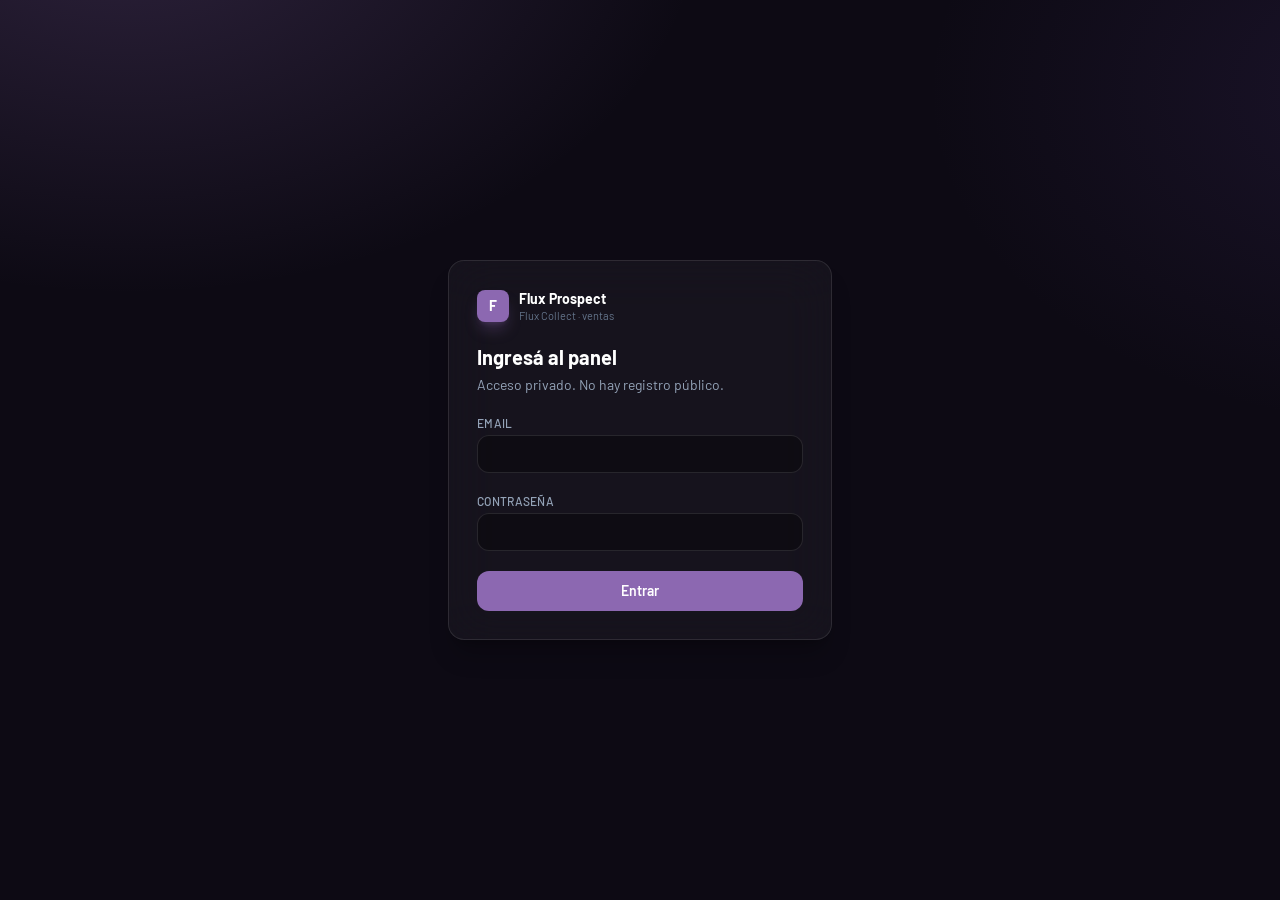
<file: ventas/index.html>
<!doctype html>
<html lang="es-AR" class="dark">
  <head>
    <meta charset="UTF-8" />
    <meta name="robots" content="noindex,nofollow" />
    <meta name="viewport" content="width=device-width, initial-scale=1.0, viewport-fit=cover" />
    <meta name="theme-color" content="#0d0a14" />
    <link rel="icon" type="image/svg+xml" href="/ventas/favicon.svg" />
    <link rel="preconnect" href="https://fonts.googleapis.com" />
    <link rel="preconnect" href="https://fonts.gstatic.com" crossorigin />
    <link href="https://fonts.googleapis.com/css2?family=Barlow:wght@400;500;600;700&display=swap" rel="stylesheet" />
    <title>Flux Prospect</title>
    <script type="module" crossorigin src="/ventas/assets/index-BcdUAgqj.js"></script>
    <link rel="modulepreload" crossorigin href="/ventas/assets/Insignias-BGG12WCF.js">
    <link rel="modulepreload" crossorigin href="/ventas/assets/mensajes-CgkpXCnx.js">
    <link rel="stylesheet" crossorigin href="/ventas/assets/index-C24utMQd.css">
  </head>
  <body>
    <div id="root"></div>
  </body>
</html>
</file>
<file: ventas/assets/index-C24utMQd.css>
*,:before,:after,::backdrop{--tw-border-spacing-x:0;--tw-border-spacing-y:0;--tw-translate-x:0;--tw-translate-y:0;--tw-rotate:0;--tw-skew-x:0;--tw-skew-y:0;--tw-scale-x:1;--tw-scale-y:1;--tw-pan-x: ;--tw-pan-y: ;--tw-pinch-zoom: ;--tw-scroll-snap-strictness:proximity;--tw-gradient-from-position: ;--tw-gradient-via-position: ;--tw-gradient-to-position: ;--tw-ordinal: ;--tw-slashed-zero: ;--tw-numeric-figure: ;--tw-numeric-spacing: ;--tw-numeric-fraction: ;--tw-ring-inset: ;--tw-ring-offset-width:0px;--tw-ring-offset-color:#fff;--tw-ring-color:#3b82f680;--tw-ring-offset-shadow:0 0 #0000;--tw-ring-shadow:0 0 #0000;--tw-shadow:0 0 #0000;--tw-shadow-colored:0 0 #0000;--tw-blur: ;--tw-brightness: ;--tw-contrast: ;--tw-grayscale: ;--tw-hue-rotate: ;--tw-invert: ;--tw-saturate: ;--tw-sepia: ;--tw-drop-shadow: ;--tw-backdrop-blur: ;--tw-backdrop-brightness: ;--tw-backdrop-contrast: ;--tw-backdrop-grayscale: ;--tw-backdrop-hue-rotate: ;--tw-backdrop-invert: ;--tw-backdrop-opacity: ;--tw-backdrop-saturate: ;--tw-backdrop-sepia: ;--tw-contain-size: ;--tw-contain-layout: ;--tw-contain-paint: ;--tw-contain-style: }*,:before,:after{box-sizing:border-box;border:0 solid #e5e7eb}:before,:after{--tw-content:""}html,:host{-webkit-text-size-adjust:100%;tab-size:4;font-feature-settings:normal;font-variation-settings:normal;-webkit-tap-highlight-color:transparent;font-family:Barlow,system-ui,sans-serif;line-height:1.5}body{line-height:inherit;margin:0}hr{height:0;color:inherit;border-top-width:1px}abbr:where([title]){-webkit-text-decoration:underline dotted;text-decoration:underline dotted}h1,h2,h3,h4,h5,h6{font-size:inherit;font-weight:inherit}a{color:inherit;-webkit-text-decoration:inherit;text-decoration:inherit}b,strong{font-weight:bolder}code,kbd,samp,pre{font-feature-settings:normal;font-variation-settings:normal;font-family:ui-monospace,SFMono-Regular,Menlo,Monaco,Consolas,Liberation Mono,Courier New,monospace;font-size:1em}small{font-size:80%}sub,sup{vertical-align:baseline;font-size:75%;line-height:0;position:relative}sub{bottom:-.25em}sup{top:-.5em}table{text-indent:0;border-color:inherit;border-collapse:collapse}button,input,optgroup,select,textarea{font-feature-settings:inherit;font-variation-settings:inherit;font-family:inherit;font-size:100%;font-weight:inherit;line-height:inherit;letter-spacing:inherit;color:inherit;margin:0;padding:0}button,select{text-transform:none}button,input:where([type=button]),input:where([type=reset]),input:where([type=submit]){-webkit-appearance:button;background-color:#0000;background-image:none}:-moz-focusring{outline:auto}:-moz-ui-invalid{box-shadow:none}progress{vertical-align:baseline}::-webkit-inner-spin-button{height:auto}::-webkit-outer-spin-button{height:auto}[type=search]{-webkit-appearance:textfield;outline-offset:-2px}::-webkit-search-decoration{-webkit-appearance:none}::-webkit-file-upload-button{-webkit-appearance:button;font:inherit}summary{display:list-item}blockquote,dl,dd,h1,h2,h3,h4,h5,h6,hr,figure,p,pre{margin:0}fieldset{margin:0;padding:0}legend{padding:0}ol,ul,menu{margin:0;padding:0;list-style:none}dialog{padding:0}textarea{resize:vertical}input::-moz-placeholder{opacity:1;color:#9ca3af}textarea::-moz-placeholder{opacity:1;color:#9ca3af}input::placeholder,textarea::placeholder{opacity:1;color:#9ca3af}button,[role=button]{cursor:pointer}:disabled{cursor:default}img,svg,video,canvas,audio,iframe,embed,object{vertical-align:middle;display:block}img,video{max-width:100%;height:auto}[hidden]:where(:not([hidden=until-found])){display:none}html{--lightningcss-light: ;--lightningcss-dark:initial;color-scheme:dark}body{--tw-bg-opacity:1;background-color:rgb(13 10 20/var(--tw-bg-opacity,1));--tw-text-opacity:1;color:rgb(241 245 249/var(--tw-text-opacity,1));-webkit-font-smoothing:antialiased;-moz-osx-font-smoothing:grayscale;background-image:radial-gradient(60rem 40rem at 10% -10%,#8c68b140,#0000 60%),radial-gradient(50rem 35rem at 110% 10%,#583c8c2e,#0000 60%);background-attachment:fixed;min-height:100vh;font-family:Barlow,system-ui,sans-serif}::selection{background-color:#8c68b166}.glass{--tw-shadow:var(--tw-shadow-colored);--tw-shadow-colored:0 20px 25px -5px var(--tw-shadow-color), 0 8px 10px -6px var(--tw-shadow-color);box-shadow:var(--tw-ring-offset-shadow,0 0 #0000), var(--tw-ring-shadow,0 0 #0000), var(--tw-shadow);--tw-shadow-color:#0003;--tw-backdrop-blur:blur(24px);-webkit-backdrop-filter:var(--tw-backdrop-blur) var(--tw-backdrop-brightness) var(--tw-backdrop-contrast) var(--tw-backdrop-grayscale) var(--tw-backdrop-hue-rotate) var(--tw-backdrop-invert) var(--tw-backdrop-opacity) var(--tw-backdrop-saturate) var(--tw-backdrop-sepia);backdrop-filter:var(--tw-backdrop-blur) var(--tw-backdrop-brightness) var(--tw-backdrop-contrast) var(--tw-backdrop-grayscale) var(--tw-backdrop-hue-rotate) var(--tw-backdrop-invert) var(--tw-backdrop-opacity) var(--tw-backdrop-saturate) var(--tw-backdrop-sepia);background-color:#ffffff0a;border-width:1px;border-color:#ffffff1a;border-radius:1rem}.glass-strong{--tw-shadow:var(--tw-shadow-colored);--tw-shadow-colored:0 25px 50px -12px var(--tw-shadow-color);box-shadow:var(--tw-ring-offset-shadow,0 0 #0000), var(--tw-ring-shadow,0 0 #0000), var(--tw-shadow);--tw-shadow-color:#0006;--tw-backdrop-blur:blur(40px);-webkit-backdrop-filter:var(--tw-backdrop-blur) var(--tw-backdrop-brightness) var(--tw-backdrop-contrast) var(--tw-backdrop-grayscale) var(--tw-backdrop-hue-rotate) var(--tw-backdrop-invert) var(--tw-backdrop-opacity) var(--tw-backdrop-saturate) var(--tw-backdrop-sepia);backdrop-filter:var(--tw-backdrop-blur) var(--tw-backdrop-brightness) var(--tw-backdrop-contrast) var(--tw-backdrop-grayscale) var(--tw-backdrop-hue-rotate) var(--tw-backdrop-invert) var(--tw-backdrop-opacity) var(--tw-backdrop-saturate) var(--tw-backdrop-sepia);background-color:#1a1424cc;border-width:1px;border-color:#ffffff26;border-radius:1rem}.btn{border-radius:.75rem;justify-content:center;align-items:center;gap:.375rem;padding:.5rem .875rem;font-size:.875rem;font-weight:600;line-height:1.25rem;transition-property:color,background-color,border-color,text-decoration-color,fill,stroke,opacity,box-shadow,transform,filter,-webkit-backdrop-filter,backdrop-filter;transition-duration:.15s;transition-timing-function:cubic-bezier(.4,0,.2,1);display:inline-flex}.btn:focus{outline-offset:2px;outline:2px solid #0000}.btn:focus-visible{--tw-ring-offset-shadow:var(--tw-ring-inset) 0 0 0 var(--tw-ring-offset-width) var(--tw-ring-offset-color);--tw-ring-shadow:var(--tw-ring-inset) 0 0 0 calc(2px + var(--tw-ring-offset-width)) var(--tw-ring-color);box-shadow:var(--tw-ring-offset-shadow), var(--tw-ring-shadow), var(--tw-shadow,0 0 #0000);--tw-ring-opacity:1;--tw-ring-color:rgb(162 131 195/var(--tw-ring-opacity,1))}.btn:disabled{cursor:not-allowed;opacity:.5}.btn-primario{border-radius:.75rem;justify-content:center;align-items:center;gap:.375rem;padding:.5rem .875rem;font-size:.875rem;font-weight:600;line-height:1.25rem;transition-property:color,background-color,border-color,text-decoration-color,fill,stroke,opacity,box-shadow,transform,filter,-webkit-backdrop-filter,backdrop-filter;transition-duration:.15s;transition-timing-function:cubic-bezier(.4,0,.2,1);display:inline-flex}.btn-primario:focus{outline-offset:2px;outline:2px solid #0000}.btn-primario:focus-visible{--tw-ring-offset-shadow:var(--tw-ring-inset) 0 0 0 var(--tw-ring-offset-width) var(--tw-ring-offset-color);--tw-ring-shadow:var(--tw-ring-inset) 0 0 0 calc(2px + var(--tw-ring-offset-width)) var(--tw-ring-color);box-shadow:var(--tw-ring-offset-shadow), var(--tw-ring-shadow), var(--tw-shadow,0 0 #0000);--tw-ring-opacity:1;--tw-ring-color:rgb(162 131 195/var(--tw-ring-opacity,1))}.btn-primario:disabled{cursor:not-allowed;opacity:.5}.btn-primario{--tw-bg-opacity:1;background-color:rgb(140 104 177/var(--tw-bg-opacity,1));--tw-text-opacity:1;color:rgb(255 255 255/var(--tw-text-opacity,1))}.btn-primario:hover{--tw-bg-opacity:1;background-color:rgb(162 131 195/var(--tw-bg-opacity,1))}.btn-primario:active{--tw-bg-opacity:1;background-color:rgb(122 85 159/var(--tw-bg-opacity,1))}.btn-secundario{border-radius:.75rem;justify-content:center;align-items:center;gap:.375rem;padding:.5rem .875rem;font-size:.875rem;font-weight:600;line-height:1.25rem;transition-property:color,background-color,border-color,text-decoration-color,fill,stroke,opacity,box-shadow,transform,filter,-webkit-backdrop-filter,backdrop-filter;transition-duration:.15s;transition-timing-function:cubic-bezier(.4,0,.2,1);display:inline-flex}.btn-secundario:focus{outline-offset:2px;outline:2px solid #0000}.btn-secundario:focus-visible{--tw-ring-offset-shadow:var(--tw-ring-inset) 0 0 0 var(--tw-ring-offset-width) var(--tw-ring-offset-color);--tw-ring-shadow:var(--tw-ring-inset) 0 0 0 calc(2px + var(--tw-ring-offset-width)) var(--tw-ring-color);box-shadow:var(--tw-ring-offset-shadow), var(--tw-ring-shadow), var(--tw-shadow,0 0 #0000);--tw-ring-opacity:1;--tw-ring-color:rgb(162 131 195/var(--tw-ring-opacity,1))}.btn-secundario:disabled{cursor:not-allowed;opacity:.5}.btn-secundario{--tw-text-opacity:1;color:rgb(241 245 249/var(--tw-text-opacity,1));background-color:#ffffff0d;border-width:1px;border-color:#ffffff26}.btn-secundario:hover{background-color:#ffffff1a}.btn-fantasma{border-radius:.75rem;justify-content:center;align-items:center;gap:.375rem;padding:.5rem .875rem;font-size:.875rem;font-weight:600;line-height:1.25rem;transition-property:color,background-color,border-color,text-decoration-color,fill,stroke,opacity,box-shadow,transform,filter,-webkit-backdrop-filter,backdrop-filter;transition-duration:.15s;transition-timing-function:cubic-bezier(.4,0,.2,1);display:inline-flex}.btn-fantasma:focus{outline-offset:2px;outline:2px solid #0000}.btn-fantasma:focus-visible{--tw-ring-offset-shadow:var(--tw-ring-inset) 0 0 0 var(--tw-ring-offset-width) var(--tw-ring-offset-color);--tw-ring-shadow:var(--tw-ring-inset) 0 0 0 calc(2px + var(--tw-ring-offset-width)) var(--tw-ring-color);box-shadow:var(--tw-ring-offset-shadow), var(--tw-ring-shadow), var(--tw-shadow,0 0 #0000);--tw-ring-opacity:1;--tw-ring-color:rgb(162 131 195/var(--tw-ring-opacity,1))}.btn-fantasma:disabled{cursor:not-allowed;opacity:.5}.btn-fantasma{--tw-text-opacity:1;color:rgb(203 213 225/var(--tw-text-opacity,1))}.btn-fantasma:hover{--tw-text-opacity:1;color:rgb(255 255 255/var(--tw-text-opacity,1));background-color:#ffffff0d}.btn-peligro{border-radius:.75rem;justify-content:center;align-items:center;gap:.375rem;padding:.5rem .875rem;font-size:.875rem;font-weight:600;line-height:1.25rem;transition-property:color,background-color,border-color,text-decoration-color,fill,stroke,opacity,box-shadow,transform,filter,-webkit-backdrop-filter,backdrop-filter;transition-duration:.15s;transition-timing-function:cubic-bezier(.4,0,.2,1);display:inline-flex}.btn-peligro:focus{outline-offset:2px;outline:2px solid #0000}.btn-peligro:focus-visible{--tw-ring-offset-shadow:var(--tw-ring-inset) 0 0 0 var(--tw-ring-offset-width) var(--tw-ring-offset-color);--tw-ring-shadow:var(--tw-ring-inset) 0 0 0 calc(2px + var(--tw-ring-offset-width)) var(--tw-ring-color);box-shadow:var(--tw-ring-offset-shadow), var(--tw-ring-shadow), var(--tw-shadow,0 0 #0000);--tw-ring-opacity:1;--tw-ring-color:rgb(162 131 195/var(--tw-ring-opacity,1))}.btn-peligro:disabled{cursor:not-allowed;opacity:.5}.btn-peligro{--tw-text-opacity:1;color:rgb(255 228 230/var(--tw-text-opacity,1));background-color:#f43f5e26;border-width:1px;border-color:#fb71854d}.btn-peligro:hover{background-color:#f43f5e40}.btn-chico{padding:.375rem .625rem;font-size:.75rem;line-height:1rem}.input{--tw-text-opacity:1;width:100%;color:rgb(241 245 249/var(--tw-text-opacity,1));background-color:#0000004d;border-width:1px;border-color:#ffffff1a;border-radius:.75rem;padding:.5rem .75rem;font-size:.875rem;line-height:1.25rem}.input::placeholder{--tw-placeholder-opacity:1;color:rgb(100 116 139/var(--tw-placeholder-opacity,1))}.input:focus{--tw-border-opacity:1;border-color:rgb(162 131 195/var(--tw-border-opacity,1));outline-offset:2px;--tw-ring-offset-shadow:var(--tw-ring-inset) 0 0 0 var(--tw-ring-offset-width) var(--tw-ring-offset-color);--tw-ring-shadow:var(--tw-ring-inset) 0 0 0 calc(1px + var(--tw-ring-offset-width)) var(--tw-ring-color);box-shadow:var(--tw-ring-offset-shadow), var(--tw-ring-shadow), var(--tw-shadow,0 0 #0000);--tw-ring-opacity:1;--tw-ring-color:rgb(162 131 195/var(--tw-ring-opacity,1));outline:2px solid #0000}.label{text-transform:uppercase;letter-spacing:.025em;--tw-text-opacity:1;color:rgb(148 163 184/var(--tw-text-opacity,1));margin-bottom:.25rem;font-size:.75rem;font-weight:500;line-height:1rem;display:block}.chip{white-space:nowrap;border-width:1px;border-radius:9999px;align-items:center;padding:.125rem .5rem;font-size:11px;font-weight:600;display:inline-flex}.titulo-pagina{letter-spacing:-.025em;--tw-text-opacity:1;color:rgb(255 255 255/var(--tw-text-opacity,1));font-size:1.5rem;font-weight:700;line-height:2rem}@media (width>=768px){.titulo-pagina{font-size:1.875rem;line-height:2.25rem}}.pointer-events-none{pointer-events:none}.pointer-events-auto{pointer-events:auto}.fixed{position:fixed}.absolute{position:absolute}.relative{position:relative}.sticky{position:sticky}.inset-0{inset:0}.inset-x-0{left:0;right:0}.inset-y-0{top:0;bottom:0}.-left-\[26px\]{left:-26px}.-right-3{right:-.75rem}.-top-1\.5{top:-.375rem}.bottom-0{bottom:0}.bottom-20{bottom:5rem}.left-0{left:0}.left-4{left:1rem}.right-2{right:.5rem}.top-0{top:0}.top-1\.5{top:.375rem}.top-2{top:.5rem}.top-4{top:1rem}.z-30{z-index:30}.z-40{z-index:40}.z-50{z-index:50}.z-\[60\]{z-index:60}.col-span-2{grid-column:span 2/span 2}.-mx-4{margin-left:-1rem;margin-right:-1rem}.mx-auto{margin-left:auto;margin-right:auto}.-ml-2{margin-left:-.5rem}.mb-0{margin-bottom:0}.mb-1{margin-bottom:.25rem}.mb-1\.5{margin-bottom:.375rem}.mb-2{margin-bottom:.5rem}.mb-3{margin-bottom:.75rem}.ml-auto{margin-left:auto}.mt-0\.5{margin-top:.125rem}.mt-1{margin-top:.25rem}.mt-1\.5{margin-top:.375rem}.mt-2{margin-top:.5rem}.mt-3{margin-top:.75rem}.mt-8{margin-top:2rem}.line-clamp-4{-webkit-line-clamp:4;-webkit-box-orient:vertical;display:-webkit-box;overflow:hidden}.block{display:block}.inline-block{display:inline-block}.flex{display:flex}.table{display:table}.grid{display:grid}.hidden{display:none}.h-10{height:2.5rem}.h-2{height:.5rem}.h-2\.5{height:.625rem}.h-5{height:1.25rem}.h-72{height:18rem}.h-8{height:2rem}.h-auto{height:auto}.h-full{height:100%}.max-h-40{max-height:10rem}.max-h-\[68vh\]{max-height:68vh}.max-h-\[92vh\]{max-height:92vh}.min-h-\[110px\]{min-height:110px}.min-h-\[120px\]{min-height:120px}.min-h-\[140px\]{min-height:140px}.min-h-\[70px\]{min-height:70px}.min-h-\[90px\]{min-height:90px}.min-h-screen{min-height:100vh}.w-1\.5{width:.375rem}.w-2{width:.5rem}.w-2\.5{width:.625rem}.w-20{width:5rem}.w-28{width:7rem}.w-32{width:8rem}.w-36{width:9rem}.w-44{width:11rem}.w-48{width:12rem}.w-5{width:1.25rem}.w-60{width:15rem}.w-8{width:2rem}.w-\[260px\]{width:260px}.w-auto{width:auto}.w-full{width:100%}.min-w-0{min-width:0}.min-w-\[1\.25rem\]{min-width:1.25rem}.min-w-\[1150px\]{min-width:1150px}.min-w-\[560px\]{min-width:560px}.max-w-2xl{max-width:42rem}.max-w-7xl{max-width:80rem}.max-w-\[150px\]{max-width:150px}.max-w-\[180px\]{max-width:180px}.max-w-\[220px\]{max-width:220px}.max-w-lg{max-width:32rem}.max-w-md{max-width:28rem}.max-w-sm{max-width:24rem}.flex-1{flex:1}.shrink-0{flex-shrink:0}.rotate-2{--tw-rotate:2deg;transform:translate(var(--tw-translate-x), var(--tw-translate-y)) rotate(var(--tw-rotate)) skewX(var(--tw-skew-x)) skewY(var(--tw-skew-y)) scaleX(var(--tw-scale-x)) scaleY(var(--tw-scale-y))}@keyframes spin{to{transform:rotate(360deg)}}.animate-spin{animation:1s linear infinite spin}.cursor-grab{cursor:grab}.cursor-pointer{cursor:pointer}.list-disc{list-style-type:disc}.grid-cols-2{grid-template-columns:repeat(2,minmax(0,1fr))}.grid-cols-3{grid-template-columns:repeat(3,minmax(0,1fr))}.grid-cols-6{grid-template-columns:repeat(6,minmax(0,1fr))}.grid-cols-\[120px_1fr_auto\]{grid-template-columns:120px 1fr auto}.flex-col{flex-direction:column}.flex-wrap{flex-wrap:wrap}.place-items-center{place-items:center}.content-start{align-content:flex-start}.items-start{align-items:flex-start}.items-end{align-items:flex-end}.items-center{align-items:center}.items-baseline{align-items:baseline}.justify-start{justify-content:flex-start}.justify-end{justify-content:flex-end}.justify-center{justify-content:center}.justify-between{justify-content:space-between}.gap-0\.5{gap:.125rem}.gap-1{gap:.25rem}.gap-1\.5{gap:.375rem}.gap-2{gap:.5rem}.gap-2\.5{gap:.625rem}.gap-3{gap:.75rem}.gap-4{gap:1rem}.gap-5{gap:1.25rem}.gap-x-3{-moz-column-gap:.75rem;column-gap:.75rem}.gap-y-1{row-gap:.25rem}.space-y-1>:not([hidden])~:not([hidden]){--tw-space-y-reverse:0;margin-top:calc(.25rem * calc(1 - var(--tw-space-y-reverse)));margin-bottom:calc(.25rem * var(--tw-space-y-reverse))}.space-y-1\.5>:not([hidden])~:not([hidden]){--tw-space-y-reverse:0;margin-top:calc(.375rem * calc(1 - var(--tw-space-y-reverse)));margin-bottom:calc(.375rem * var(--tw-space-y-reverse))}.space-y-2>:not([hidden])~:not([hidden]){--tw-space-y-reverse:0;margin-top:calc(.5rem * calc(1 - var(--tw-space-y-reverse)));margin-bottom:calc(.5rem * var(--tw-space-y-reverse))}.space-y-3>:not([hidden])~:not([hidden]){--tw-space-y-reverse:0;margin-top:calc(.75rem * calc(1 - var(--tw-space-y-reverse)));margin-bottom:calc(.75rem * var(--tw-space-y-reverse))}.space-y-4>:not([hidden])~:not([hidden]){--tw-space-y-reverse:0;margin-top:calc(1rem * calc(1 - var(--tw-space-y-reverse)));margin-bottom:calc(1rem * var(--tw-space-y-reverse))}.space-y-5>:not([hidden])~:not([hidden]){--tw-space-y-reverse:0;margin-top:calc(1.25rem * calc(1 - var(--tw-space-y-reverse)));margin-bottom:calc(1.25rem * var(--tw-space-y-reverse))}.space-y-6>:not([hidden])~:not([hidden]){--tw-space-y-reverse:0;margin-top:calc(1.5rem * calc(1 - var(--tw-space-y-reverse)));margin-bottom:calc(1.5rem * var(--tw-space-y-reverse))}.divide-y>:not([hidden])~:not([hidden]){--tw-divide-y-reverse:0;border-top-width:calc(1px * calc(1 - var(--tw-divide-y-reverse)));border-bottom-width:calc(1px * var(--tw-divide-y-reverse))}.divide-white\/5>:not([hidden])~:not([hidden]){border-color:#ffffff0d}.self-center{align-self:center}.overflow-hidden{overflow:hidden}.overflow-x-auto{overflow-x:auto}.overflow-y-auto{overflow-y:auto}.truncate{text-overflow:ellipsis;white-space:nowrap;overflow:hidden}.whitespace-nowrap{white-space:nowrap}.whitespace-pre-line{white-space:pre-line}.whitespace-pre-wrap{white-space:pre-wrap}.break-words{overflow-wrap:break-word}.rounded-2xl{border-radius:1rem}.rounded-full{border-radius:9999px}.rounded-lg{border-radius:.5rem}.rounded-md{border-radius:.375rem}.rounded-sm{border-radius:.125rem}.rounded-xl{border-radius:.75rem}.rounded-b-none{border-bottom-right-radius:0;border-bottom-left-radius:0}.border{border-width:1px}.border-2{border-width:2px}.border-b{border-bottom-width:1px}.border-l{border-left-width:1px}.border-r{border-right-width:1px}.border-t{border-top-width:1px}.border-amber-400\/30{border-color:#fbbf244d}.border-amber-400\/40{border-color:#fbbf2466}.border-amber-400\/50{border-color:#fbbf2480}.border-cyan-400\/30{border-color:#22d3ee4d}.border-emerald-400\/30{border-color:#34d3994d}.border-emerald-400\/40{border-color:#34d39966}.border-flux-300\/40{border-color:#b89fd466}.border-flux-400{--tw-border-opacity:1;border-color:rgb(162 131 195/var(--tw-border-opacity,1))}.border-flux-400\/25{border-color:#a283c340}.border-flux-400\/40{border-color:#a283c366}.border-flux-400\/50{border-color:#a283c380}.border-flux-400\/60{border-color:#a283c399}.border-flux-400\/70{border-color:#a283c3b3}.border-fuchsia-400\/30{border-color:#e879f94d}.border-fuchsia-400\/40{border-color:#e879f966}.border-fuchsia-400\/50{border-color:#e879f980}.border-indigo-400\/30{border-color:#818cf84d}.border-orange-400\/30{border-color:#fb923c4d}.border-pink-400\/30{border-color:#f472b64d}.border-rose-400\/30{border-color:#fb71854d}.border-rose-400\/40{border-color:#fb718566}.border-rose-400\/70{border-color:#fb7185b3}.border-sky-400\/30{border-color:#38bdf84d}.border-slate-400\/30{border-color:#94a3b84d}.border-teal-400\/30{border-color:#2dd4bf4d}.border-transparent{border-color:#0000}.border-violet-400\/30{border-color:#a78bfa4d}.border-white\/10{border-color:#ffffff1a}.border-white\/15{border-color:#ffffff26}.border-white\/20{border-color:#fff3}.border-white\/5{border-color:#ffffff0d}.border-zinc-400\/30{border-color:#a1a1aa4d}.border-t-transparent{border-top-color:#0000}.bg-\[\#120d1b\]\/90{background-color:#120d1be6}.bg-\[\#1a1424\]\/95{background-color:#1a1424f2}.bg-\[\#1b1526\]\/90{background-color:#1b1526e6}.bg-\[\#1f1630\]\/90{background-color:#1f1630e6}.bg-amber-500\/10{background-color:#f59e0b1a}.bg-amber-500\/15{background-color:#f59e0b26}.bg-amber-500\/20{background-color:#f59e0b33}.bg-black\/20{background-color:#0003}.bg-black\/25{background-color:#00000040}.bg-black\/30{background-color:#0000004d}.bg-black\/60{background-color:#0009}.bg-cyan-500\/15{background-color:#06b6d426}.bg-emerald-400{--tw-bg-opacity:1;background-color:rgb(52 211 153/var(--tw-bg-opacity,1))}.bg-emerald-500\/15{background-color:#10b98126}.bg-emerald-500\/20{background-color:#10b98133}.bg-flux-400{--tw-bg-opacity:1;background-color:rgb(162 131 195/var(--tw-bg-opacity,1))}.bg-flux-500{--tw-bg-opacity:1;background-color:rgb(140 104 177/var(--tw-bg-opacity,1))}.bg-flux-500\/10{background-color:#8c68b11a}.bg-flux-500\/15{background-color:#8c68b126}.bg-flux-500\/20{background-color:#8c68b133}.bg-flux-500\/30{background-color:#8c68b14d}.bg-flux-500\/80{background-color:#8c68b1cc}.bg-fondo\/80{background-color:#0d0a14cc}.bg-fuchsia-500{--tw-bg-opacity:1;background-color:rgb(217 70 239/var(--tw-bg-opacity,1))}.bg-fuchsia-500\/10{background-color:#d946ef1a}.bg-fuchsia-500\/15{background-color:#d946ef26}.bg-fuchsia-500\/25{background-color:#d946ef40}.bg-indigo-500\/15{background-color:#6366f126}.bg-orange-500\/15{background-color:#f9731626}.bg-pink-500\/15{background-color:#ec489926}.bg-rose-400{--tw-bg-opacity:1;background-color:rgb(251 113 133/var(--tw-bg-opacity,1))}.bg-rose-500\/10{background-color:#f43f5e1a}.bg-rose-500\/15{background-color:#f43f5e26}.bg-rose-950\/80{background-color:#4c0519cc}.bg-sky-500\/10{background-color:#0ea5e91a}.bg-sky-500\/15{background-color:#0ea5e926}.bg-slate-500\/20{background-color:#64748b33}.bg-teal-500\/15{background-color:#14b8a626}.bg-transparent{background-color:#0000}.bg-violet-500\/15{background-color:#8b5cf626}.bg-white\/10{background-color:#ffffff1a}.bg-white\/5{background-color:#ffffff0d}.bg-white\/\[0\.03\]{background-color:#ffffff08}.bg-white\/\[0\.04\]{background-color:#ffffff0a}.bg-zinc-500\/20{background-color:#71717a33}.p-1{padding:.25rem}.p-2{padding:.5rem}.p-2\.5{padding:.625rem}.p-3{padding:.75rem}.p-4{padding:1rem}.p-6{padding:1.5rem}.p-7{padding:1.75rem}.px-1{padding-left:.25rem;padding-right:.25rem}.px-1\.5{padding-left:.375rem;padding-right:.375rem}.px-2{padding-left:.5rem;padding-right:.5rem}.px-3{padding-left:.75rem;padding-right:.75rem}.px-4{padding-left:1rem;padding-right:1rem}.px-5{padding-left:1.25rem;padding-right:1.25rem}.px-6{padding-left:1.5rem;padding-right:1.5rem}.py-0\.5{padding-top:.125rem;padding-bottom:.125rem}.py-1{padding-top:.25rem;padding-bottom:.25rem}.py-1\.5{padding-top:.375rem;padding-bottom:.375rem}.py-12{padding-top:3rem;padding-bottom:3rem}.py-16{padding-top:4rem;padding-bottom:4rem}.py-2{padding-top:.5rem;padding-bottom:.5rem}.py-2\.5{padding-top:.625rem;padding-bottom:.625rem}.py-3{padding-top:.75rem;padding-bottom:.75rem}.py-3\.5{padding-top:.875rem;padding-bottom:.875rem}.py-4{padding-top:1rem;padding-bottom:1rem}.py-6{padding-top:1.5rem;padding-bottom:1.5rem}.pb-1{padding-bottom:.25rem}.pb-28{padding-bottom:7rem}.pb-4{padding-bottom:1rem}.pl-5{padding-left:1.25rem}.pr-8{padding-right:2rem}.pt-1{padding-top:.25rem}.pt-2{padding-top:.5rem}.pt-2\.5{padding-top:.625rem}.pt-4{padding-top:1rem}.pt-5{padding-top:1.25rem}.text-left{text-align:left}.text-center{text-align:center}.text-right{text-align:right}.align-middle{vertical-align:middle}.font-mono{font-family:ui-monospace,SFMono-Regular,Menlo,Monaco,Consolas,Liberation Mono,Courier New,monospace}.text-3xl{font-size:1.875rem;line-height:2.25rem}.text-\[10px\]{font-size:10px}.text-\[11px\]{font-size:11px}.text-base{font-size:1rem;line-height:1.5rem}.text-lg{font-size:1.125rem;line-height:1.75rem}.text-sm{font-size:.875rem;line-height:1.25rem}.text-xl{font-size:1.25rem;line-height:1.75rem}.text-xs{font-size:.75rem;line-height:1rem}.font-bold{font-weight:700}.font-medium{font-weight:500}.font-normal{font-weight:400}.font-semibold{font-weight:600}.uppercase{text-transform:uppercase}.capitalize{text-transform:capitalize}.normal-case{text-transform:none}.italic{font-style:italic}.tabular-nums{--tw-numeric-spacing:tabular-nums;font-variant-numeric:var(--tw-ordinal) var(--tw-slashed-zero) var(--tw-numeric-figure) var(--tw-numeric-spacing) var(--tw-numeric-fraction)}.leading-5{line-height:1.25rem}.leading-relaxed{line-height:1.625}.leading-tight{line-height:1.25}.tracking-wide{letter-spacing:.025em}.tracking-wider{letter-spacing:.05em}.text-amber-100{--tw-text-opacity:1;color:rgb(254 243 199/var(--tw-text-opacity,1))}.text-amber-200{--tw-text-opacity:1;color:rgb(253 230 138/var(--tw-text-opacity,1))}.text-amber-300{--tw-text-opacity:1;color:rgb(252 211 77/var(--tw-text-opacity,1))}.text-cyan-200{--tw-text-opacity:1;color:rgb(165 243 252/var(--tw-text-opacity,1))}.text-emerald-200{--tw-text-opacity:1;color:rgb(167 243 208/var(--tw-text-opacity,1))}.text-emerald-300{--tw-text-opacity:1;color:rgb(110 231 183/var(--tw-text-opacity,1))}.text-flux-100{--tw-text-opacity:1;color:rgb(235 227 244/var(--tw-text-opacity,1))}.text-flux-200{--tw-text-opacity:1;color:rgb(214 198 232/var(--tw-text-opacity,1))}.text-flux-300{--tw-text-opacity:1;color:rgb(184 159 212/var(--tw-text-opacity,1))}.text-flux-50{--tw-text-opacity:1;color:rgb(245 241 250/var(--tw-text-opacity,1))}.text-fuchsia-100{--tw-text-opacity:1;color:rgb(250 232 255/var(--tw-text-opacity,1))}.text-fuchsia-100\/80{color:#fae8ffcc}.text-fuchsia-200{--tw-text-opacity:1;color:rgb(245 208 254/var(--tw-text-opacity,1))}.text-fuchsia-50{--tw-text-opacity:1;color:rgb(253 244 255/var(--tw-text-opacity,1))}.text-indigo-200{--tw-text-opacity:1;color:rgb(199 210 254/var(--tw-text-opacity,1))}.text-orange-200{--tw-text-opacity:1;color:rgb(254 215 170/var(--tw-text-opacity,1))}.text-pink-200{--tw-text-opacity:1;color:rgb(251 207 232/var(--tw-text-opacity,1))}.text-rose-100{--tw-text-opacity:1;color:rgb(255 228 230/var(--tw-text-opacity,1))}.text-rose-200{--tw-text-opacity:1;color:rgb(254 205 211/var(--tw-text-opacity,1))}.text-rose-300{--tw-text-opacity:1;color:rgb(253 164 175/var(--tw-text-opacity,1))}.text-rose-400{--tw-text-opacity:1;color:rgb(251 113 133/var(--tw-text-opacity,1))}.text-sky-100{--tw-text-opacity:1;color:rgb(224 242 254/var(--tw-text-opacity,1))}.text-sky-200{--tw-text-opacity:1;color:rgb(186 230 253/var(--tw-text-opacity,1))}.text-slate-200{--tw-text-opacity:1;color:rgb(226 232 240/var(--tw-text-opacity,1))}.text-slate-300{--tw-text-opacity:1;color:rgb(203 213 225/var(--tw-text-opacity,1))}.text-slate-400{--tw-text-opacity:1;color:rgb(148 163 184/var(--tw-text-opacity,1))}.text-slate-500{--tw-text-opacity:1;color:rgb(100 116 139/var(--tw-text-opacity,1))}.text-slate-600{--tw-text-opacity:1;color:rgb(71 85 105/var(--tw-text-opacity,1))}.text-teal-200{--tw-text-opacity:1;color:rgb(153 246 228/var(--tw-text-opacity,1))}.text-violet-200{--tw-text-opacity:1;color:rgb(221 214 254/var(--tw-text-opacity,1))}.text-white{--tw-text-opacity:1;color:rgb(255 255 255/var(--tw-text-opacity,1))}.text-zinc-300{--tw-text-opacity:1;color:rgb(212 212 216/var(--tw-text-opacity,1))}.underline-offset-2{text-underline-offset:2px}.accent-flux-500{accent-color:#8c68b1}.opacity-30{opacity:.3}.opacity-50{opacity:.5}.opacity-70{opacity:.7}.shadow-2xl{--tw-shadow:0 25px 50px -12px #00000040;--tw-shadow-colored:0 25px 50px -12px var(--tw-shadow-color);box-shadow:var(--tw-ring-offset-shadow,0 0 #0000), var(--tw-ring-shadow,0 0 #0000), var(--tw-shadow)}.shadow-lg{--tw-shadow:0 10px 15px -3px #0000001a, 0 4px 6px -4px #0000001a;--tw-shadow-colored:0 10px 15px -3px var(--tw-shadow-color), 0 4px 6px -4px var(--tw-shadow-color);box-shadow:var(--tw-ring-offset-shadow,0 0 #0000), var(--tw-ring-shadow,0 0 #0000), var(--tw-shadow)}.shadow-flux-500\/20{--tw-shadow-color:#8c68b133;--tw-shadow:var(--tw-shadow-colored)}.shadow-flux-500\/30{--tw-shadow-color:#8c68b14d;--tw-shadow:var(--tw-shadow-colored)}.shadow-flux-900\/60{--tw-shadow-color:#3a285099;--tw-shadow:var(--tw-shadow-colored)}.ring-1{--tw-ring-offset-shadow:var(--tw-ring-inset) 0 0 0 var(--tw-ring-offset-width) var(--tw-ring-offset-color);--tw-ring-shadow:var(--tw-ring-inset) 0 0 0 calc(1px + var(--tw-ring-offset-width)) var(--tw-ring-color);box-shadow:var(--tw-ring-offset-shadow), var(--tw-ring-shadow), var(--tw-shadow,0 0 #0000)}.ring-4{--tw-ring-offset-shadow:var(--tw-ring-inset) 0 0 0 var(--tw-ring-offset-width) var(--tw-ring-offset-color);--tw-ring-shadow:var(--tw-ring-inset) 0 0 0 calc(4px + var(--tw-ring-offset-width)) var(--tw-ring-color);box-shadow:var(--tw-ring-offset-shadow), var(--tw-ring-shadow), var(--tw-shadow,0 0 #0000)}.ring-amber-400\/20{--tw-ring-color:#fbbf2433}.ring-flux-400{--tw-ring-opacity:1;--tw-ring-color:rgb(162 131 195/var(--tw-ring-opacity,1))}.ring-flux-400\/40{--tw-ring-color:#a283c366}.ring-flux-500\/20{--tw-ring-color:#8c68b133}.blur{--tw-blur:blur(8px);filter:var(--tw-blur) var(--tw-brightness) var(--tw-contrast) var(--tw-grayscale) var(--tw-hue-rotate) var(--tw-invert) var(--tw-saturate) var(--tw-sepia) var(--tw-drop-shadow)}.filter{filter:var(--tw-blur) var(--tw-brightness) var(--tw-contrast) var(--tw-grayscale) var(--tw-hue-rotate) var(--tw-invert) var(--tw-saturate) var(--tw-sepia) var(--tw-drop-shadow)}.backdrop-blur-sm{--tw-backdrop-blur:blur(4px);-webkit-backdrop-filter:var(--tw-backdrop-blur) var(--tw-backdrop-brightness) var(--tw-backdrop-contrast) var(--tw-backdrop-grayscale) var(--tw-backdrop-hue-rotate) var(--tw-backdrop-invert) var(--tw-backdrop-opacity) var(--tw-backdrop-saturate) var(--tw-backdrop-sepia);backdrop-filter:var(--tw-backdrop-blur) var(--tw-backdrop-brightness) var(--tw-backdrop-contrast) var(--tw-backdrop-grayscale) var(--tw-backdrop-hue-rotate) var(--tw-backdrop-invert) var(--tw-backdrop-opacity) var(--tw-backdrop-saturate) var(--tw-backdrop-sepia)}.backdrop-blur-xl{--tw-backdrop-blur:blur(24px);-webkit-backdrop-filter:var(--tw-backdrop-blur) var(--tw-backdrop-brightness) var(--tw-backdrop-contrast) var(--tw-backdrop-grayscale) var(--tw-backdrop-hue-rotate) var(--tw-backdrop-invert) var(--tw-backdrop-opacity) var(--tw-backdrop-saturate) var(--tw-backdrop-sepia);backdrop-filter:var(--tw-backdrop-blur) var(--tw-backdrop-brightness) var(--tw-backdrop-contrast) var(--tw-backdrop-grayscale) var(--tw-backdrop-hue-rotate) var(--tw-backdrop-invert) var(--tw-backdrop-opacity) var(--tw-backdrop-saturate) var(--tw-backdrop-sepia)}.transition{transition-property:color,background-color,border-color,text-decoration-color,fill,stroke,opacity,box-shadow,transform,filter,-webkit-backdrop-filter,backdrop-filter;transition-duration:.15s;transition-timing-function:cubic-bezier(.4,0,.2,1)}.transition-\[filter\]{transition-property:filter;transition-duration:.15s;transition-timing-function:cubic-bezier(.4,0,.2,1)}select.input option{background:#1a1424}.scroll-fino::-webkit-scrollbar{width:8px;height:8px}.scroll-fino::-webkit-scrollbar-thumb{background:#ffffff1f;border-radius:8px}.hover\:border-flux-400\/40:hover{border-color:#a283c366}.hover\:border-flux-400\/50:hover{border-color:#a283c380}.hover\:border-white\/15:hover{border-color:#ffffff26}.hover\:bg-flux-500\/20:hover{background-color:#8c68b133}.hover\:bg-fuchsia-500\/20:hover{background-color:#d946ef33}.hover\:bg-white\/5:hover{background-color:#ffffff0d}.hover\:bg-white\/\[0\.02\]:hover{background-color:#ffffff05}.hover\:bg-white\/\[0\.07\]:hover{background-color:#ffffff12}.hover\:bg-white\/\[0\.08\]:hover{background-color:#ffffff14}.hover\:text-flux-200:hover{--tw-text-opacity:1;color:rgb(214 198 232/var(--tw-text-opacity,1))}.hover\:text-white:hover{--tw-text-opacity:1;color:rgb(255 255 255/var(--tw-text-opacity,1))}.hover\:underline:hover{text-decoration-line:underline}.hover\:brightness-125:hover{--tw-brightness:brightness(1.25);filter:var(--tw-blur) var(--tw-brightness) var(--tw-contrast) var(--tw-grayscale) var(--tw-hue-rotate) var(--tw-invert) var(--tw-saturate) var(--tw-sepia) var(--tw-drop-shadow)}.focus\:border-flux-400:focus{--tw-border-opacity:1;border-color:rgb(162 131 195/var(--tw-border-opacity,1))}.focus\:border-rose-400:focus{--tw-border-opacity:1;border-color:rgb(251 113 133/var(--tw-border-opacity,1))}.focus\:outline-none:focus{outline-offset:2px;outline:2px solid #0000}.focus\:ring-rose-400:focus{--tw-ring-opacity:1;--tw-ring-color:rgb(251 113 133/var(--tw-ring-opacity,1))}.focus-visible\:ring-2:focus-visible{--tw-ring-offset-shadow:var(--tw-ring-inset) 0 0 0 var(--tw-ring-offset-width) var(--tw-ring-offset-color);--tw-ring-shadow:var(--tw-ring-inset) 0 0 0 calc(2px + var(--tw-ring-offset-width)) var(--tw-ring-color);box-shadow:var(--tw-ring-offset-shadow), var(--tw-ring-shadow), var(--tw-shadow,0 0 #0000)}.focus-visible\:ring-flux-400:focus-visible{--tw-ring-opacity:1;--tw-ring-color:rgb(162 131 195/var(--tw-ring-opacity,1))}.active\:cursor-grabbing:active{cursor:grabbing}@media (width>=640px){.sm\:col-span-2{grid-column:span 2/span 2}.sm\:col-span-3{grid-column:span 3/span 3}.sm\:w-56{width:14rem}.sm\:w-auto{width:auto}.sm\:grid-cols-2{grid-template-columns:repeat(2,minmax(0,1fr))}.sm\:grid-cols-3{grid-template-columns:repeat(3,minmax(0,1fr))}.sm\:grid-cols-\[120px_1fr\]{grid-template-columns:120px 1fr}.sm\:grid-cols-\[150px_1fr_auto\]{grid-template-columns:150px 1fr auto}.sm\:flex-col{flex-direction:column}.sm\:items-center{align-items:center}.sm\:items-stretch{align-items:stretch}.sm\:rounded-2xl{border-radius:1rem}.sm\:p-4{padding:1rem}}@media (width>=768px){.md\:bottom-6{bottom:1.5rem}.md\:-mx-8{margin-left:-2rem;margin-right:-2rem}.md\:flex{display:flex}.md\:hidden{display:none}.md\:grid-cols-2{grid-template-columns:repeat(2,minmax(0,1fr))}.md\:grid-cols-3{grid-template-columns:repeat(3,minmax(0,1fr))}.md\:grid-cols-4{grid-template-columns:repeat(4,minmax(0,1fr))}.md\:p-5{padding:1.25rem}.md\:px-8{padding-left:2rem;padding-right:2rem}.md\:pb-10{padding-bottom:2.5rem}.md\:pl-60{padding-left:15rem}.md\:pt-8{padding-top:2rem}}@media (width>=1024px){.lg\:grid-cols-1{grid-template-columns:repeat(1,minmax(0,1fr))}.lg\:grid-cols-2{grid-template-columns:repeat(2,minmax(0,1fr))}.lg\:grid-cols-4{grid-template-columns:repeat(4,minmax(0,1fr))}.lg\:grid-cols-5{grid-template-columns:repeat(5,minmax(0,1fr))}.lg\:grid-cols-\[1\.1fr_1fr\]{grid-template-columns:1.1fr 1fr}.lg\:grid-cols-\[minmax\(0\,1\.1fr\)_minmax\(0\,1fr\)\]{grid-template-columns:minmax(0,1.1fr) minmax(0,1fr)}}@media (width>=1280px){.xl\:grid-cols-2{grid-template-columns:repeat(2,minmax(0,1fr))}.xl\:grid-cols-4{grid-template-columns:repeat(4,minmax(0,1fr))}.xl\:grid-cols-7{grid-template-columns:repeat(7,minmax(0,1fr))}}
</file>
